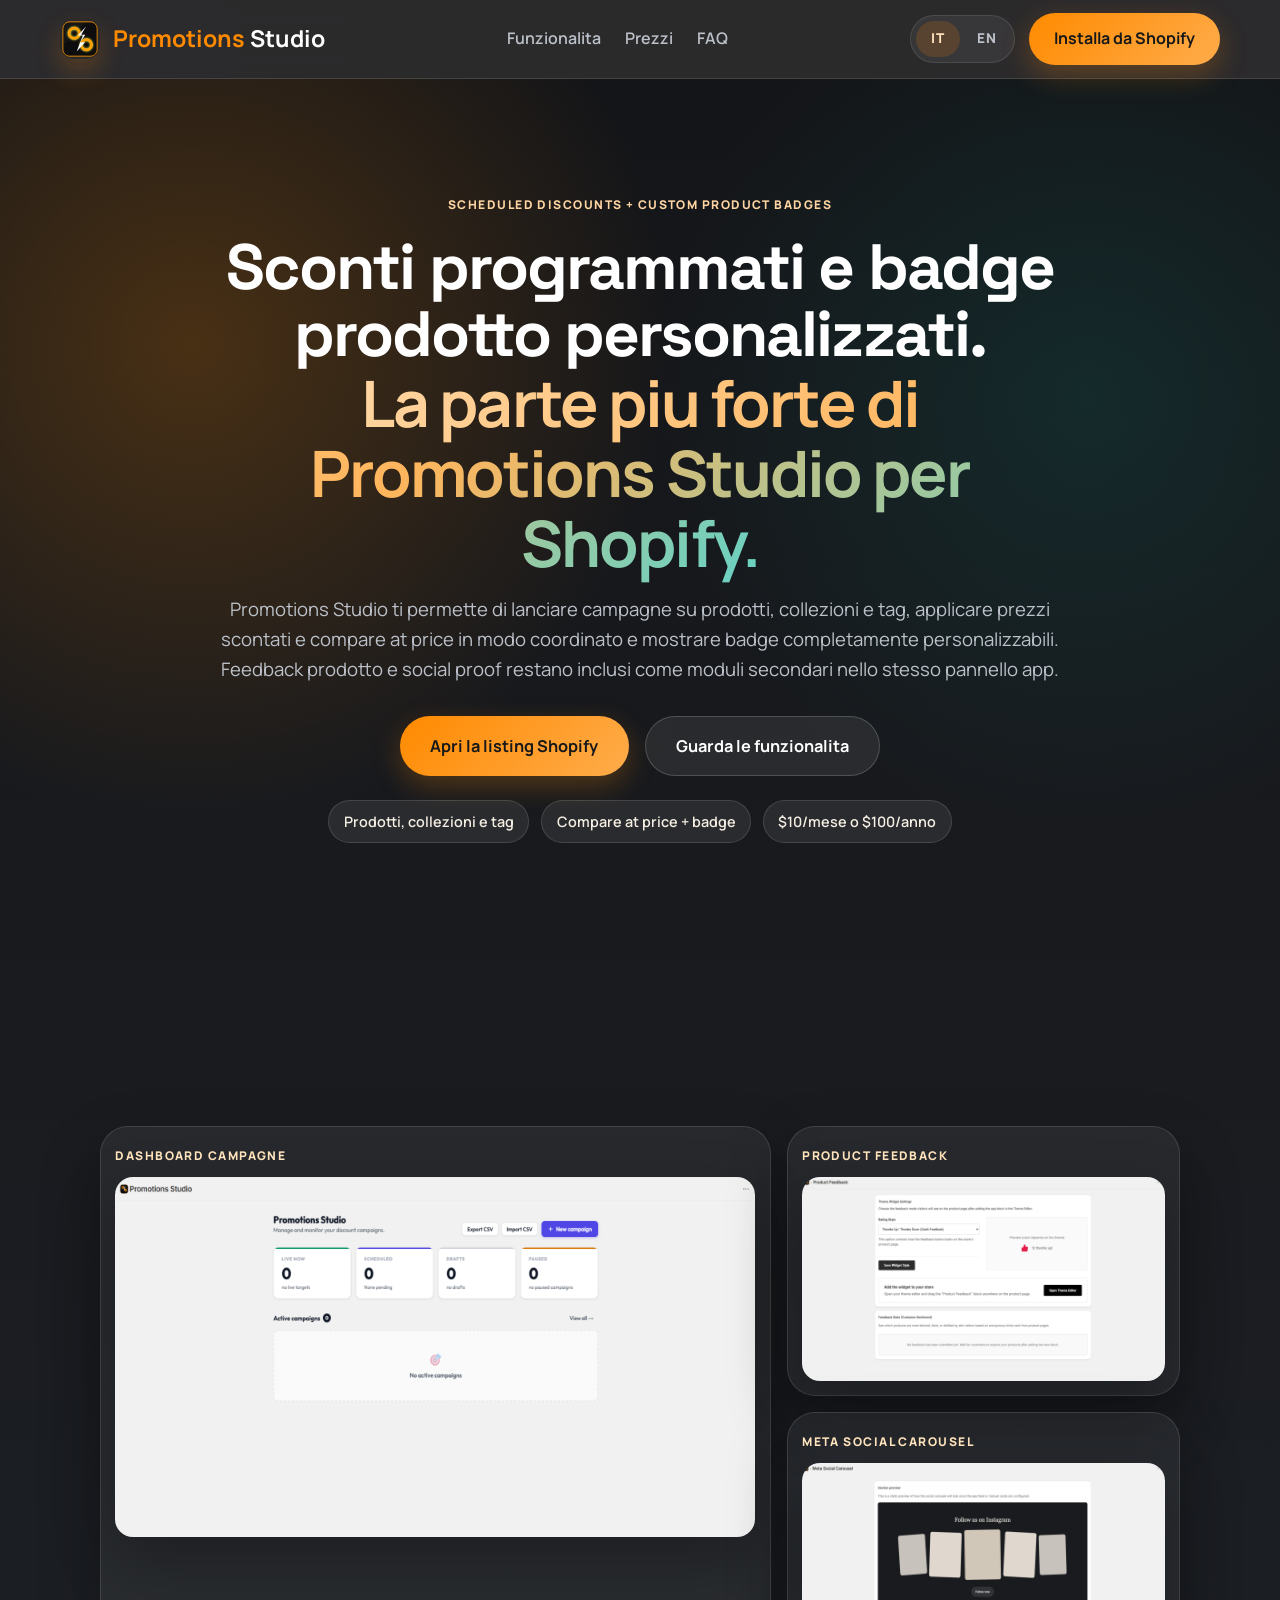
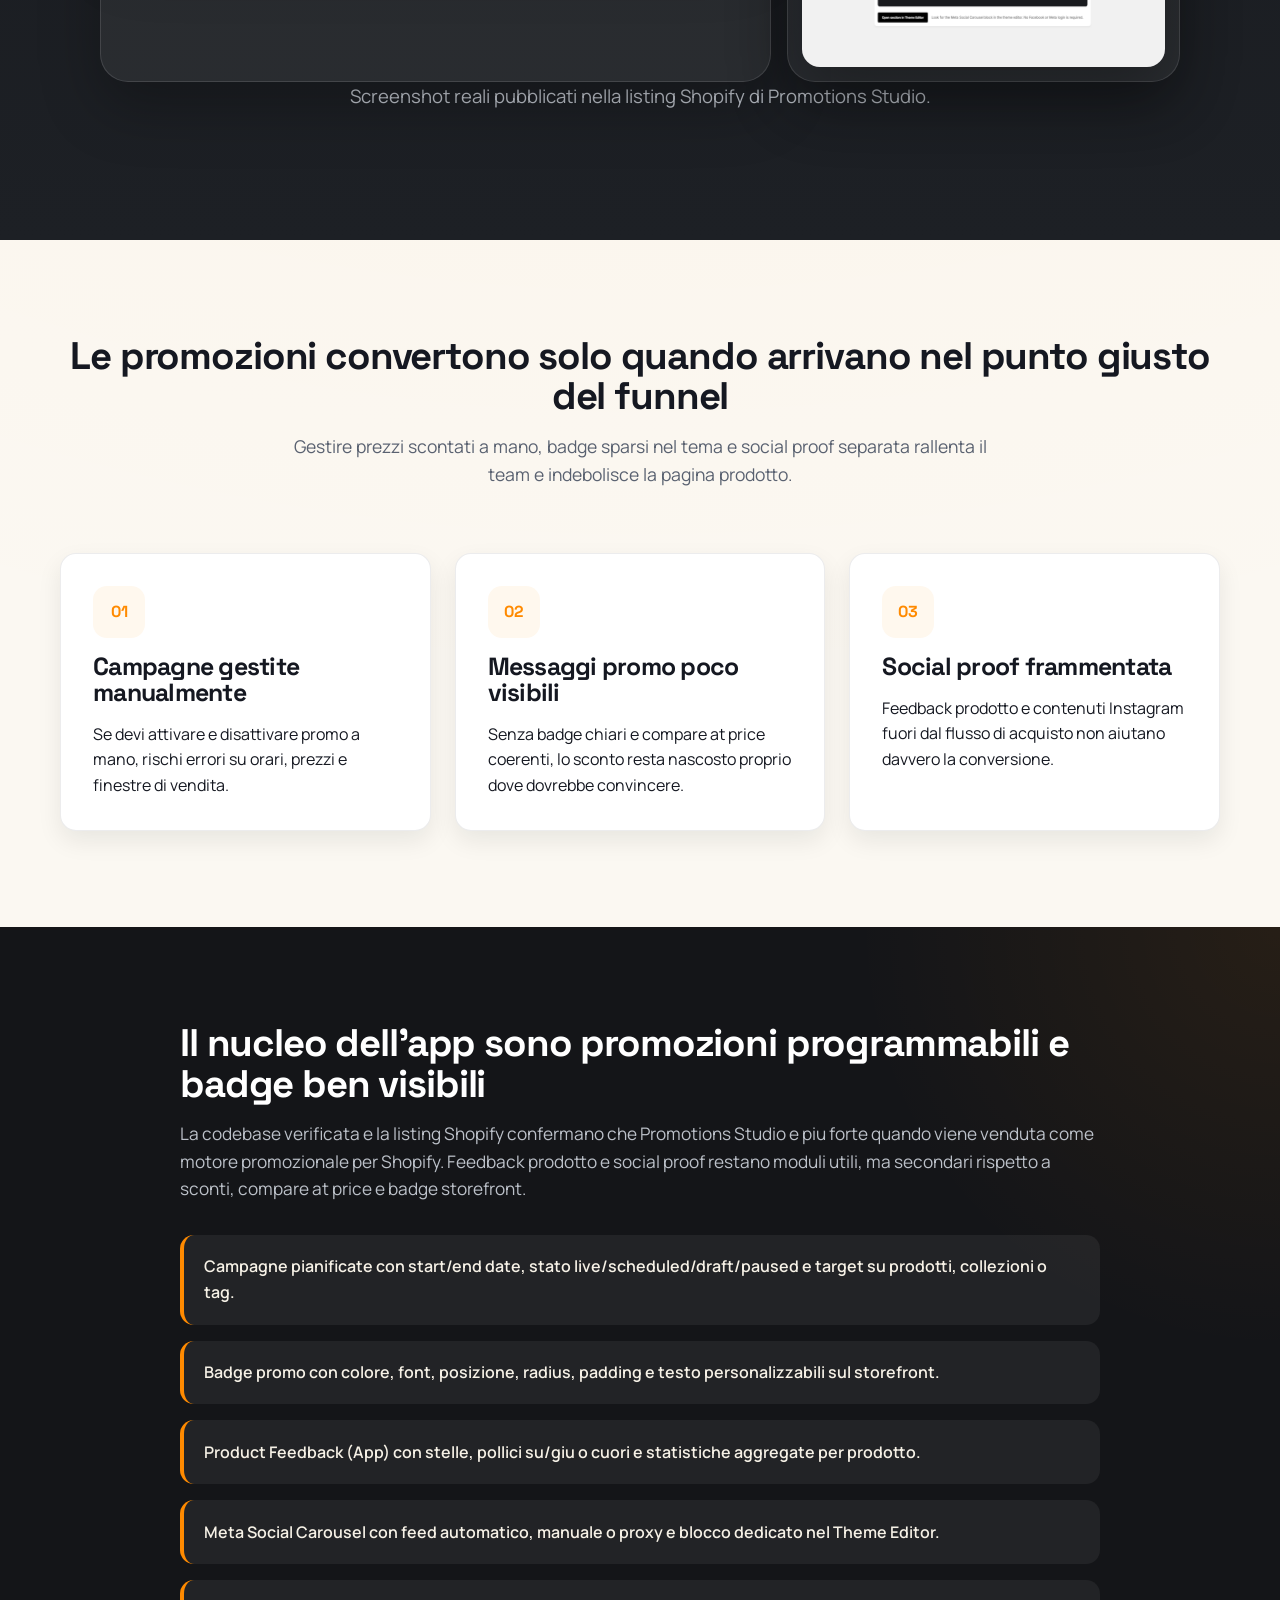
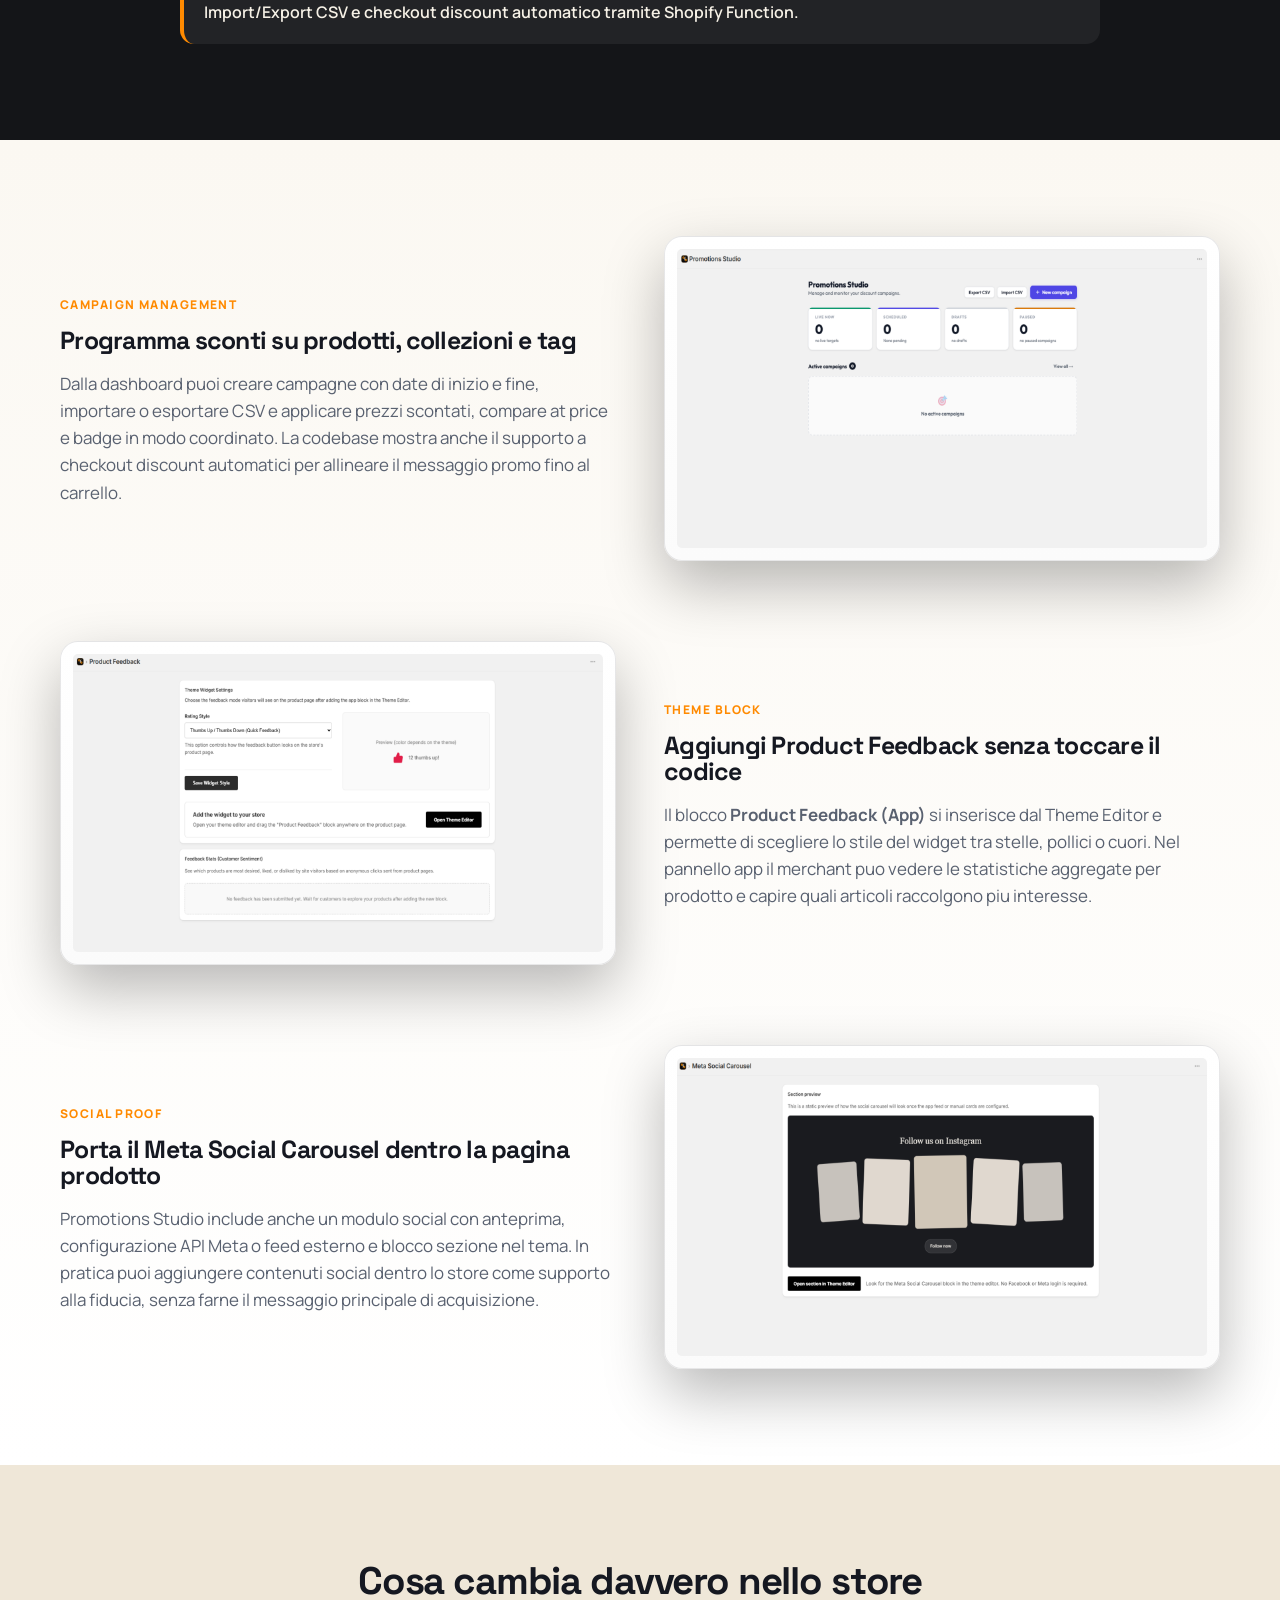
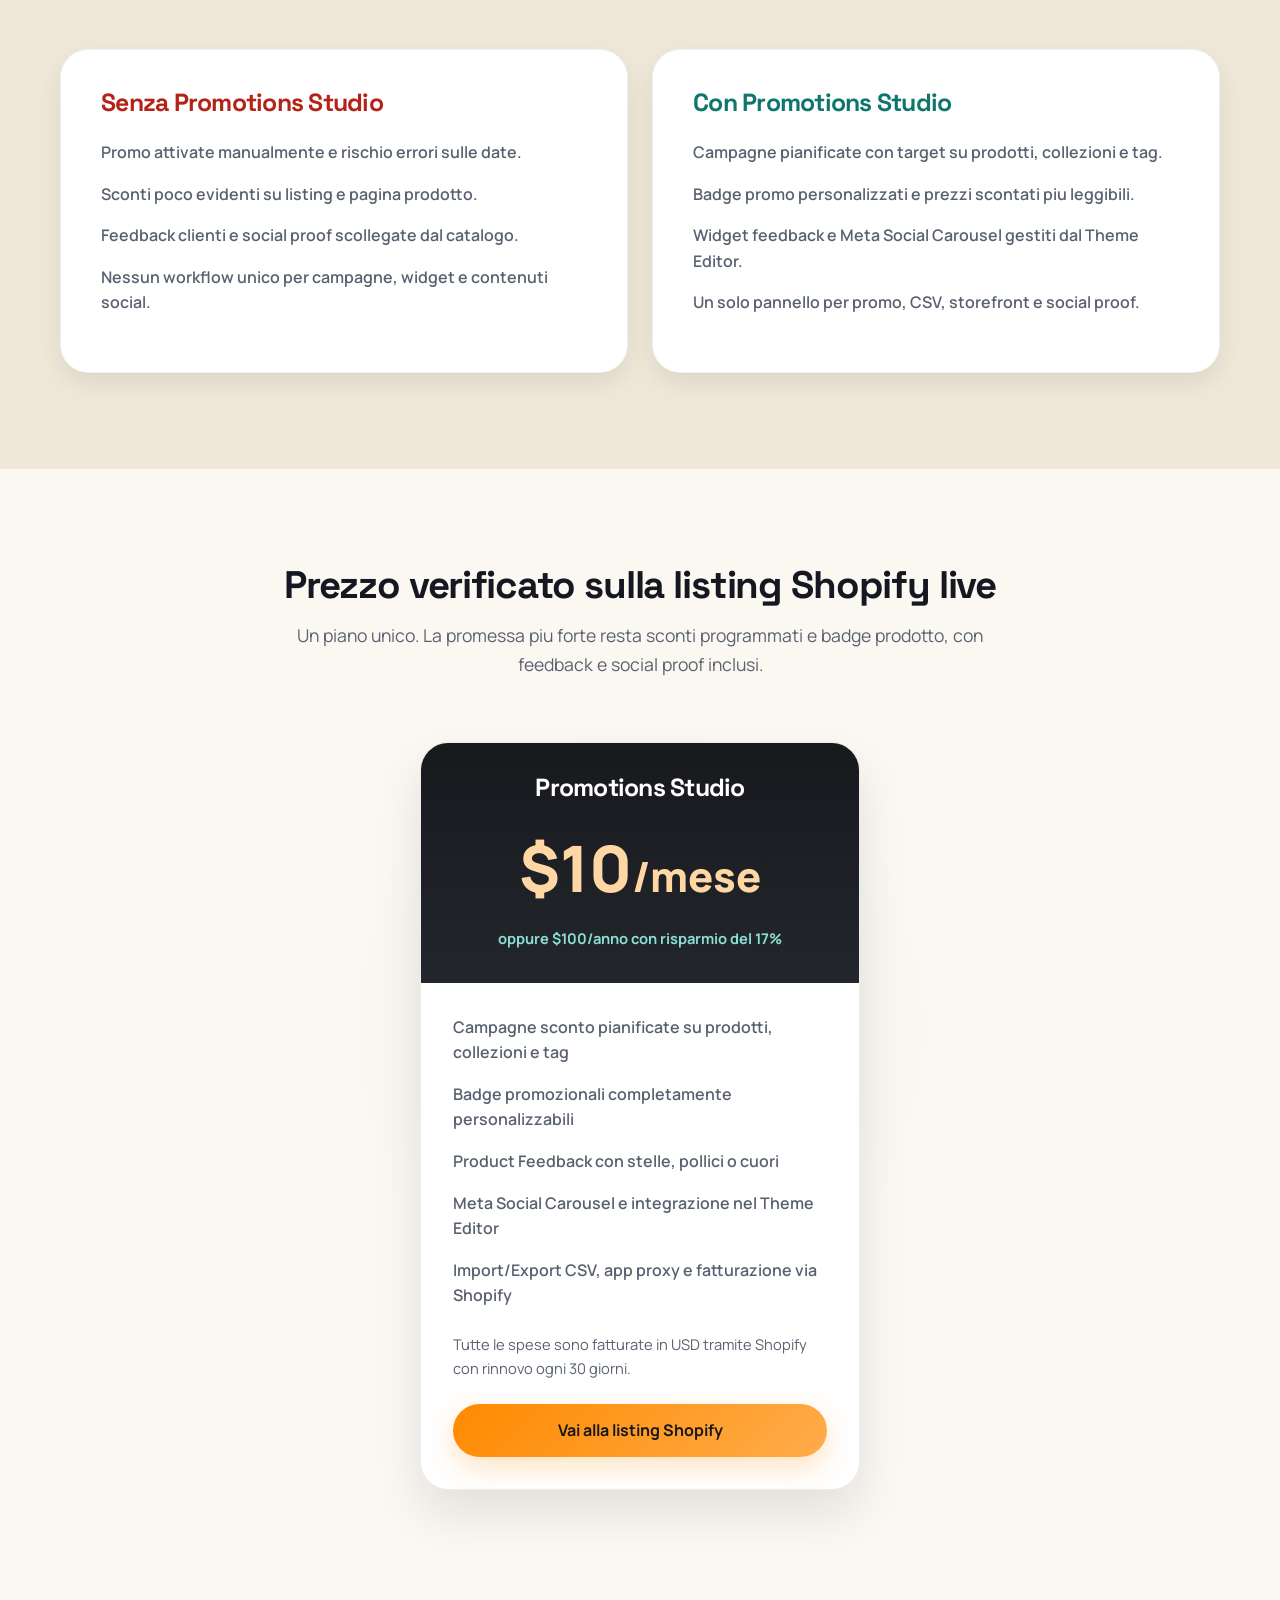
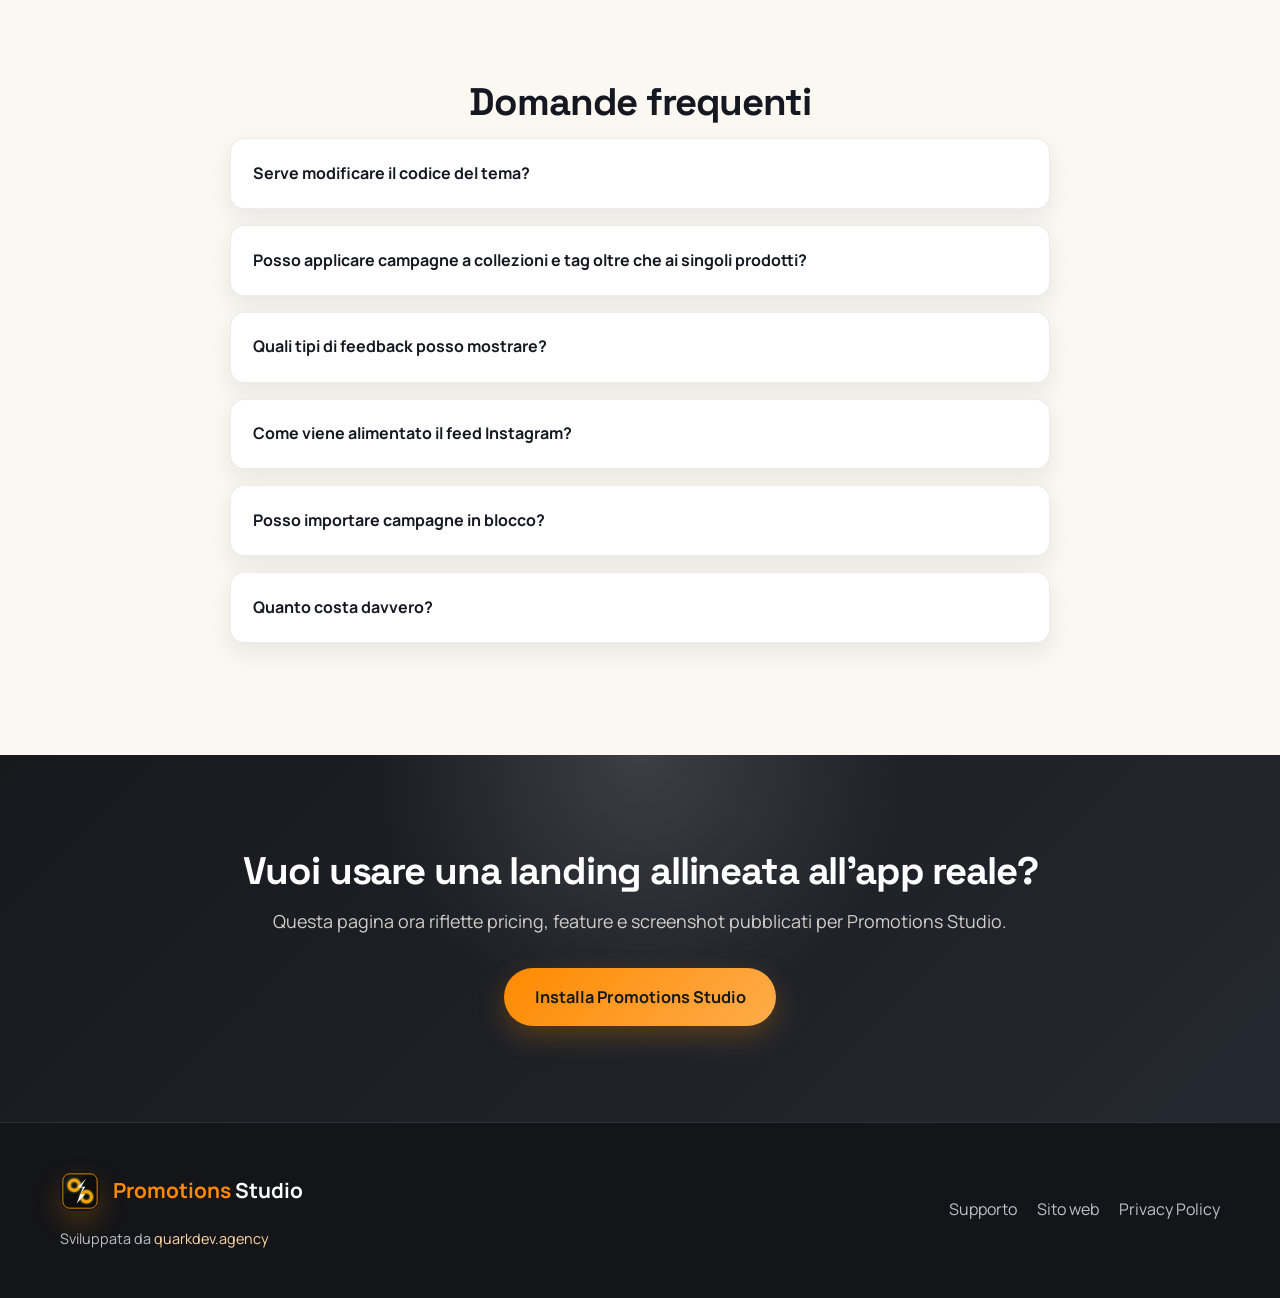
<file: index.html>
<!DOCTYPE html>
<html lang="it">
<head>
    <meta charset="UTF-8">
    <meta name="viewport" content="width=device-width, initial-scale=1.0">
    <title>Promotions Studio | Sconti programmati e badge prodotto personalizzati per Shopify</title>
    <meta name="description" content="Promotions Studio aiuta i merchant Shopify a programmare sconti su prodotti, collezioni e tag, mostrare badge prodotto personalizzati e gestire feedback e social proof da un'unica app.">
    <meta name="robots" content="index,follow">
    <meta name="theme-color" content="#141518">
    <link rel="icon" href="assets/favicon.png" type="image/png">
    <link rel="icon" href="assets/promotions-studio-icon.svg" type="image/svg+xml">
    <link rel="shortcut icon" href="assets/favicon.png" type="image/png">
    <link rel="apple-touch-icon" href="assets/favicon.png">
    <link rel="canonical" href="/">
    <link rel="alternate" hreflang="it" href="/">
    <link rel="alternate" hreflang="en" href="/index-en.html">
    <link rel="alternate" hreflang="x-default" href="/">
    <meta property="og:type" content="website">
    <meta property="og:site_name" content="Promotions Studio">
    <meta property="og:locale" content="it_IT">
    <meta property="og:title" content="Promotions Studio | Sconti programmati e badge prodotto personalizzati per Shopify">
    <meta property="og:description" content="Programma sconti Shopify, mostra badge prodotto personalizzati e usa feedback e social proof come moduli secondari da un'unica app.">
    <meta property="og:url" content="https://promotions-studio.art/">
    <meta property="og:image" content="https://promotions-studio.art/assets/social-card.png">
    <meta property="og:image:secure_url" content="https://promotions-studio.art/assets/social-card.png">
    <meta property="og:image:type" content="image/png">
    <meta property="og:image:width" content="1200">
    <meta property="og:image:height" content="630">
    <meta property="og:image:alt" content="Promotions Studio social card with app logo, discount campaign message and dashboard preview">
    <meta name="twitter:card" content="summary_large_image">
    <meta name="twitter:title" content="Promotions Studio | Sconti programmati e badge prodotto personalizzati per Shopify">
    <meta name="twitter:description" content="Una landing bilingue focalizzata sul punto piu forte di Promotions Studio: sconti programmati e badge prodotto personalizzati.">
    <meta name="twitter:image" content="https://promotions-studio.art/assets/social-card.png">
    <meta name="twitter:image:alt" content="Promotions Studio social card with app logo, discount campaign message and dashboard preview">
    <script src="tracking-config.js"></script>
    <script async src="https://www.googletagmanager.com/gtag/js?id=G-5TL66TMLP6"></script>
    <script src="ga4-bootstrap.js"></script>
    <link rel="preconnect" href="https://fonts.googleapis.com">
    <link rel="preconnect" href="https://fonts.gstatic.com" crossorigin>
    <link href="https://fonts.googleapis.com/css2?family=Manrope:wght@400;500;600;700;800&family=Space+Grotesk:wght@500;700&display=swap" rel="stylesheet">
    <link rel="stylesheet" href="style.css">
    <script type="application/ld+json">
        {
            "@context": "https://schema.org",
            "@type": "SoftwareApplication",
            "name": "Promotions Studio",
            "applicationCategory": "BusinessApplication",
            "operatingSystem": "Shopify",
            "description": "Promotions Studio aiuta i merchant Shopify a programmare sconti su prodotti, collezioni e tag, mostrare badge prodotto personalizzati e gestire feedback e social proof.",
            "brand": {
                "@type": "Brand",
                "name": "Quark"
            },
            "publisher": {
                "@type": "Organization",
                "name": "quarkdev.agency",
                "url": "https://quarkdev.agency"
            },
            "offers": {
                "@type": "Offer",
                "price": "10",
                "priceCurrency": "USD",
                "description": "Piano mensile"
            },
            "sameAs": "https://apps.shopify.com/promotions-studio?locale=it"
        }
    </script>
</head>
<body data-page-language="it">
    <nav class="navbar">
        <div class="container nav-container">
            <div class="logo">
                <img src="assets/promotions-studio-icon.svg" alt="" class="logo-mark" width="40" height="40">
                <span><span class="logo-accent">Promotions</span> Studio</span>
            </div>
            <div class="nav-links">
                <a href="#features">Funzionalita</a>
                <a href="#pricing">Prezzi</a>
                <a href="#faq">FAQ</a>
            </div>
            <div class="nav-actions">
                <div class="language-switch" aria-label="Seleziona lingua">
                    <a href="index.html" class="lang-link is-active" lang="it" data-track="language_switch_it">IT</a>
                    <a href="index-en.html" class="lang-link" lang="en" data-track="language_switch_en">EN</a>
                </div>
                <a href="https://apps.shopify.com/promotions-studio?locale=it&utm_source=quarkdev.agency&utm_medium=homepage&utm_campaign=promotions_studio" class="btn btn-primary nav-btn" target="_blank" rel="noopener" data-track="cta_nav_install" data-conversion="install" data-pass-query="true">Installa da Shopify</a>
            </div>
        </div>
    </nav>

    <header class="hero">
        <div class="container hero-container">
            <div class="hero-content">
                <span class="eyebrow">Scheduled discounts + custom product badges</span>
                <h1>Sconti programmati e badge prodotto personalizzati. <br><span class="text-gradient">La parte piu forte di Promotions Studio per Shopify.</span></h1>
                <p>Promotions Studio ti permette di lanciare campagne su prodotti, collezioni e tag, applicare prezzi scontati e compare at price in modo coordinato e mostrare badge completamente personalizzabili. Feedback prodotto e social proof restano inclusi come moduli secondari nello stesso pannello app.</p>
                <div class="hero-actions">
                    <a href="https://apps.shopify.com/promotions-studio?locale=it&utm_source=quarkdev.agency&utm_medium=homepage&utm_campaign=promotions_studio" class="btn btn-primary btn-large" target="_blank" rel="noopener" data-track="cta_hero_shopify_listing" data-conversion="install" data-pass-query="true">Apri la listing Shopify</a>
                    <a href="#features" class="btn btn-secondary btn-large" data-track="cta_hero_features">Guarda le funzionalita</a>
                </div>
                <div class="trust-microcopy">
                    <span>Prodotti, collezioni e tag</span>
                    <span>Compare at price + badge</span>
                    <span>$10/mese o $100/anno</span>
                </div>
                <div class="logo-gallery reveal" aria-label="Visual del logo di Promotions Studio">
                    <figure class="logo-tile logo-tile-dark">
                        <img src="assets/promotions-studio-icon.svg" alt="Logo Promotions Studio su fondo scuro" class="logo-showcase" width="84" height="84">
                        <figcaption>App icon</figcaption>
                    </figure>
                    <figure class="logo-tile logo-tile-soft">
                        <img src="assets/promotions-studio-icon.svg" alt="Logo Promotions Studio per landing Shopify" class="logo-showcase" width="84" height="84">
                        <figcaption>Shopify-ready</figcaption>
                    </figure>
                    <figure class="logo-tile logo-tile-light">
                        <div class="logo-wordmark-wrap">
                            <span class="shopify-pill">Shopify App Store</span>
                            <img src="assets/promotions-studio-icon.svg" alt="Logo Promotions Studio per Cloudflare Pages" class="logo-showcase logo-showcase-small" width="64" height="64">
                        </div>
                        <figcaption>Cloudflare Pages</figcaption>
                    </figure>
                </div>
            </div>
            <div class="hero-visual">
                <div class="hero-shot-grid">
                    <figure class="shot-card shot-main reveal">
                        <figcaption class="shot-label">Dashboard campagne</figcaption>
                        <img src="assets/real/campaign-dashboard.png" alt="Promotions Studio dashboard campagne" class="mockup-img" loading="lazy">
                    </figure>
                    <figure class="shot-card reveal">
                        <figcaption class="shot-label">Product Feedback</figcaption>
                        <img src="assets/real/feedback-widget.png" alt="Product Feedback widget in Promotions Studio" class="mockup-img" loading="lazy">
                    </figure>
                    <figure class="shot-card reveal">
                        <figcaption class="shot-label">Meta Social Carousel</figcaption>
                        <img src="assets/real/instagram-carousel.png" alt="Meta Social Carousel in Promotions Studio" class="mockup-img" loading="lazy">
                    </figure>
                </div>
                <p class="screenshot-note">Screenshot reali pubblicati nella listing Shopify di Promotions Studio.</p>
            </div>
        </div>
    </header>

    <section class="problem-section" id="problema">
        <div class="container">
            <div class="section-header text-center">
                <h2>Le promozioni convertono solo quando arrivano nel punto giusto del funnel</h2>
                <p>Gestire prezzi scontati a mano, badge sparsi nel tema e social proof separata rallenta il team e indebolisce la pagina prodotto.</p>
            </div>
            <div class="problem-grid">
                <div class="problem-card">
                    <div class="icon">01</div>
                    <h3>Campagne gestite manualmente</h3>
                    <p>Se devi attivare e disattivare promo a mano, rischi errori su orari, prezzi e finestre di vendita.</p>
                </div>
                <div class="problem-card">
                    <div class="icon">02</div>
                    <h3>Messaggi promo poco visibili</h3>
                    <p>Senza badge chiari e compare at price coerenti, lo sconto resta nascosto proprio dove dovrebbe convincere.</p>
                </div>
                <div class="problem-card">
                    <div class="icon">03</div>
                    <h3>Social proof frammentata</h3>
                    <p>Feedback prodotto e contenuti Instagram fuori dal flusso di acquisto non aiutano davvero la conversione.</p>
                </div>
            </div>
        </div>
    </section>

    <section class="solution-section">
        <div class="container solution-container">
            <div class="solution-content">
                <h2>Il nucleo dell'app sono promozioni programmabili e badge ben visibili</h2>
                <p>La codebase verificata e la listing Shopify confermano che Promotions Studio e piu forte quando viene venduta come motore promozionale per Shopify. Feedback prodotto e social proof restano moduli utili, ma secondari rispetto a sconti, compare at price e badge storefront.</p>
                <ul class="target-list">
                    <li>Campagne pianificate con start/end date, stato live/scheduled/draft/paused e target su prodotti, collezioni o tag.</li>
                    <li>Badge promo con colore, font, posizione, radius, padding e testo personalizzabili sul storefront.</li>
                    <li>Product Feedback (App) con stelle, pollici su/giu o cuori e statistiche aggregate per prodotto.</li>
                    <li>Meta Social Carousel con feed automatico, manuale o proxy e blocco dedicato nel Theme Editor.</li>
                    <li>Import/Export CSV e checkout discount automatico tramite Shopify Function.</li>
                </ul>
            </div>
        </div>
    </section>

    <section class="features-section" id="features">
        <div class="container">
            <div class="feature-row">
                <div class="feature-text">
                    <span class="feature-kicker">Campaign management</span>
                    <h3>Programma sconti su prodotti, collezioni e tag</h3>
                    <p>Dalla dashboard puoi creare campagne con date di inizio e fine, importare o esportare CSV e applicare prezzi scontati, compare at price e badge in modo coordinato. La codebase mostra anche il supporto a checkout discount automatici per allineare il messaggio promo fino al carrello.</p>
                </div>
                <div class="feature-visual">
                    <img src="assets/real/campaign-dashboard.png" alt="Dashboard campagne di Promotions Studio" class="mockup-img glass-effect" loading="lazy">
                </div>
            </div>

            <div class="feature-row reverse">
                <div class="feature-text">
                    <span class="feature-kicker">Theme block</span>
                    <h3>Aggiungi Product Feedback senza toccare il codice</h3>
                    <p>Il blocco <strong>Product Feedback (App)</strong> si inserisce dal Theme Editor e permette di scegliere lo stile del widget tra stelle, pollici o cuori. Nel pannello app il merchant puo vedere le statistiche aggregate per prodotto e capire quali articoli raccolgono piu interesse.</p>
                </div>
                <div class="feature-visual">
                    <img src="assets/real/feedback-widget.png" alt="Schermata Product Feedback di Promotions Studio" class="mockup-img glass-effect" loading="lazy">
                </div>
            </div>

            <div class="feature-row">
                <div class="feature-text">
                    <span class="feature-kicker">Social proof</span>
                    <h3>Porta il Meta Social Carousel dentro la pagina prodotto</h3>
                    <p>Promotions Studio include anche un modulo social con anteprima, configurazione API Meta o feed esterno e blocco sezione nel tema. In pratica puoi aggiungere contenuti social dentro lo store come supporto alla fiducia, senza farne il messaggio principale di acquisizione.</p>
                </div>
                <div class="feature-visual">
                    <img src="assets/real/instagram-carousel.png" alt="Anteprima Meta Social Carousel di Promotions Studio" class="mockup-img glass-effect" loading="lazy">
                </div>
            </div>
        </div>
    </section>

    <section class="comparison-section">
        <div class="container">
            <h2 class="text-center">Cosa cambia davvero nello store</h2>
            <div class="comparison-grid">
                <div class="comparison-card before">
                    <h3 class="badge-red">Senza Promotions Studio</h3>
                    <ul>
                        <li>Promo attivate manualmente e rischio errori sulle date.</li>
                        <li>Sconti poco evidenti su listing e pagina prodotto.</li>
                        <li>Feedback clienti e social proof scollegate dal catalogo.</li>
                        <li>Nessun workflow unico per campagne, widget e contenuti social.</li>
                    </ul>
                </div>
                <div class="comparison-card after">
                    <h3 class="badge-green">Con Promotions Studio</h3>
                    <ul>
                        <li>Campagne pianificate con target su prodotti, collezioni e tag.</li>
                        <li>Badge promo personalizzati e prezzi scontati piu leggibili.</li>
                        <li>Widget feedback e Meta Social Carousel gestiti dal Theme Editor.</li>
                        <li>Un solo pannello per promo, CSV, storefront e social proof.</li>
                    </ul>
                </div>
            </div>
        </div>
    </section>

    <section class="pricing-section" id="pricing">
        <div class="container">
            <div class="section-header text-center">
                <h2>Prezzo verificato sulla listing Shopify live</h2>
                <p>Un piano unico. La promessa piu forte resta sconti programmati e badge prodotto, con feedback e social proof inclusi.</p>
            </div>
            <div class="pricing-card">
                <div class="pricing-header">
                    <h3>Promotions Studio</h3>
                    <div class="price"><span>$10</span>/mese</div>
                    <div class="price-yearly">oppure $100/anno con risparmio del 17%</div>
                </div>
                <div class="pricing-body">
                    <ul>
                        <li>Campagne sconto pianificate su prodotti, collezioni e tag</li>
                        <li>Badge promozionali completamente personalizzabili</li>
                        <li>Product Feedback con stelle, pollici o cuori</li>
                        <li>Meta Social Carousel e integrazione nel Theme Editor</li>
                        <li>Import/Export CSV, app proxy e fatturazione via Shopify</li>
                    </ul>
                    <p class="pricing-note">Tutte le spese sono fatturate in USD tramite Shopify con rinnovo ogni 30 giorni.</p>
                    <a href="https://apps.shopify.com/promotions-studio?locale=it&utm_source=quarkdev.agency&utm_medium=homepage&utm_campaign=promotions_studio" class="btn btn-primary btn-full" target="_blank" rel="noopener" data-track="cta_pricing_shopify_listing" data-conversion="install" data-pass-query="true">Vai alla listing Shopify</a>
                </div>
            </div>
        </div>
    </section>

    <section class="faq-section" id="faq">
        <div class="container faq-container">
            <h2 class="text-center">Domande frequenti</h2>
            <div class="faq-list">
                <details class="faq-item">
                    <summary>Serve modificare il codice del tema?</summary>
                    <p>No. L'app usa blocchi e sezioni da Theme Editor, compreso il blocco Product Feedback e la sezione Meta Social Carousel, oltre a un embed storefront per mostrare badge e prezzi promo.</p>
                </details>
                <details class="faq-item">
                    <summary>Posso applicare campagne a collezioni e tag oltre che ai singoli prodotti?</summary>
                    <p>Si. La logica dell'app supporta target su prodotti, collezioni e tag, con date di inizio/fine e gestione centralizzata delle campagne.</p>
                </details>
                <details class="faq-item">
                    <summary>Quali tipi di feedback posso mostrare?</summary>
                    <p>Tre modalita: stelle, pollici su/giu e cuori. Nel pannello puoi anche vedere le statistiche aggregate per prodotto.</p>
                </details>
                <details class="faq-item">
                    <summary>Come viene alimentato il feed Instagram?</summary>
                    <p>Il modulo supporta configurazione Meta/Instagram via API, modalita manuale e anche feed proxy/JSON esterno, in base al setup del merchant.</p>
                </details>
                <details class="faq-item">
                    <summary>Posso importare campagne in blocco?</summary>
                    <p>Si. Nel modulo Promotions sono presenti azioni di import/export CSV per lavorare piu velocemente su cataloghi o promo stagionali.</p>
                </details>
                <details class="faq-item">
                    <summary>Quanto costa davvero?</summary>
                    <p>La listing Shopify live mostra un piano da $10/mese oppure $100/anno, con fatturazione in USD gestita tramite Shopify.</p>
                </details>
            </div>
        </div>
    </section>

    <section class="final-cta text-center">
        <div class="container">
            <h2>Vuoi usare una landing allineata all'app reale?</h2>
            <p>Questa pagina ora riflette pricing, feature e screenshot pubblicati per Promotions Studio.</p>
            <a href="https://apps.shopify.com/promotions-studio?locale=it&utm_source=quarkdev.agency&utm_medium=homepage&utm_campaign=promotions_studio" class="btn btn-primary btn-large" target="_blank" rel="noopener" data-track="cta_final_install" data-conversion="install" data-pass-query="true">Installa Promotions Studio</a>
        </div>
    </section>

    <footer>
        <div class="container footer-container">
            <div class="footer-brand">
                <div class="footer-brand-heading">
                    <img src="assets/promotions-studio-icon.svg" alt="" class="footer-logo-mark" width="40" height="40">
                    <span><span class="logo-accent">Promotions</span> Studio</span>
                </div>
                <p>Sviluppata da <a href="https://quarkdev.agency" target="_blank" rel="noopener">quarkdev.agency</a></p>
            </div>
            <div class="footer-links">
                <a href="mailto:quarkteam00@gmail.com" data-track="footer_support">Supporto</a>
                <a href="https://quarkdev.agency" target="_blank" rel="noopener" data-track="footer_website">Sito web</a>
                <a href="https://promostudio.quarkdev.agency/privacy-policy" target="_blank" rel="noopener" data-track="footer_privacy">Privacy Policy</a>
            </div>
        </div>
    </footer>

    <script src="analytics.js"></script>
    <script src="script.js"></script>
</body>
</html>
</file>
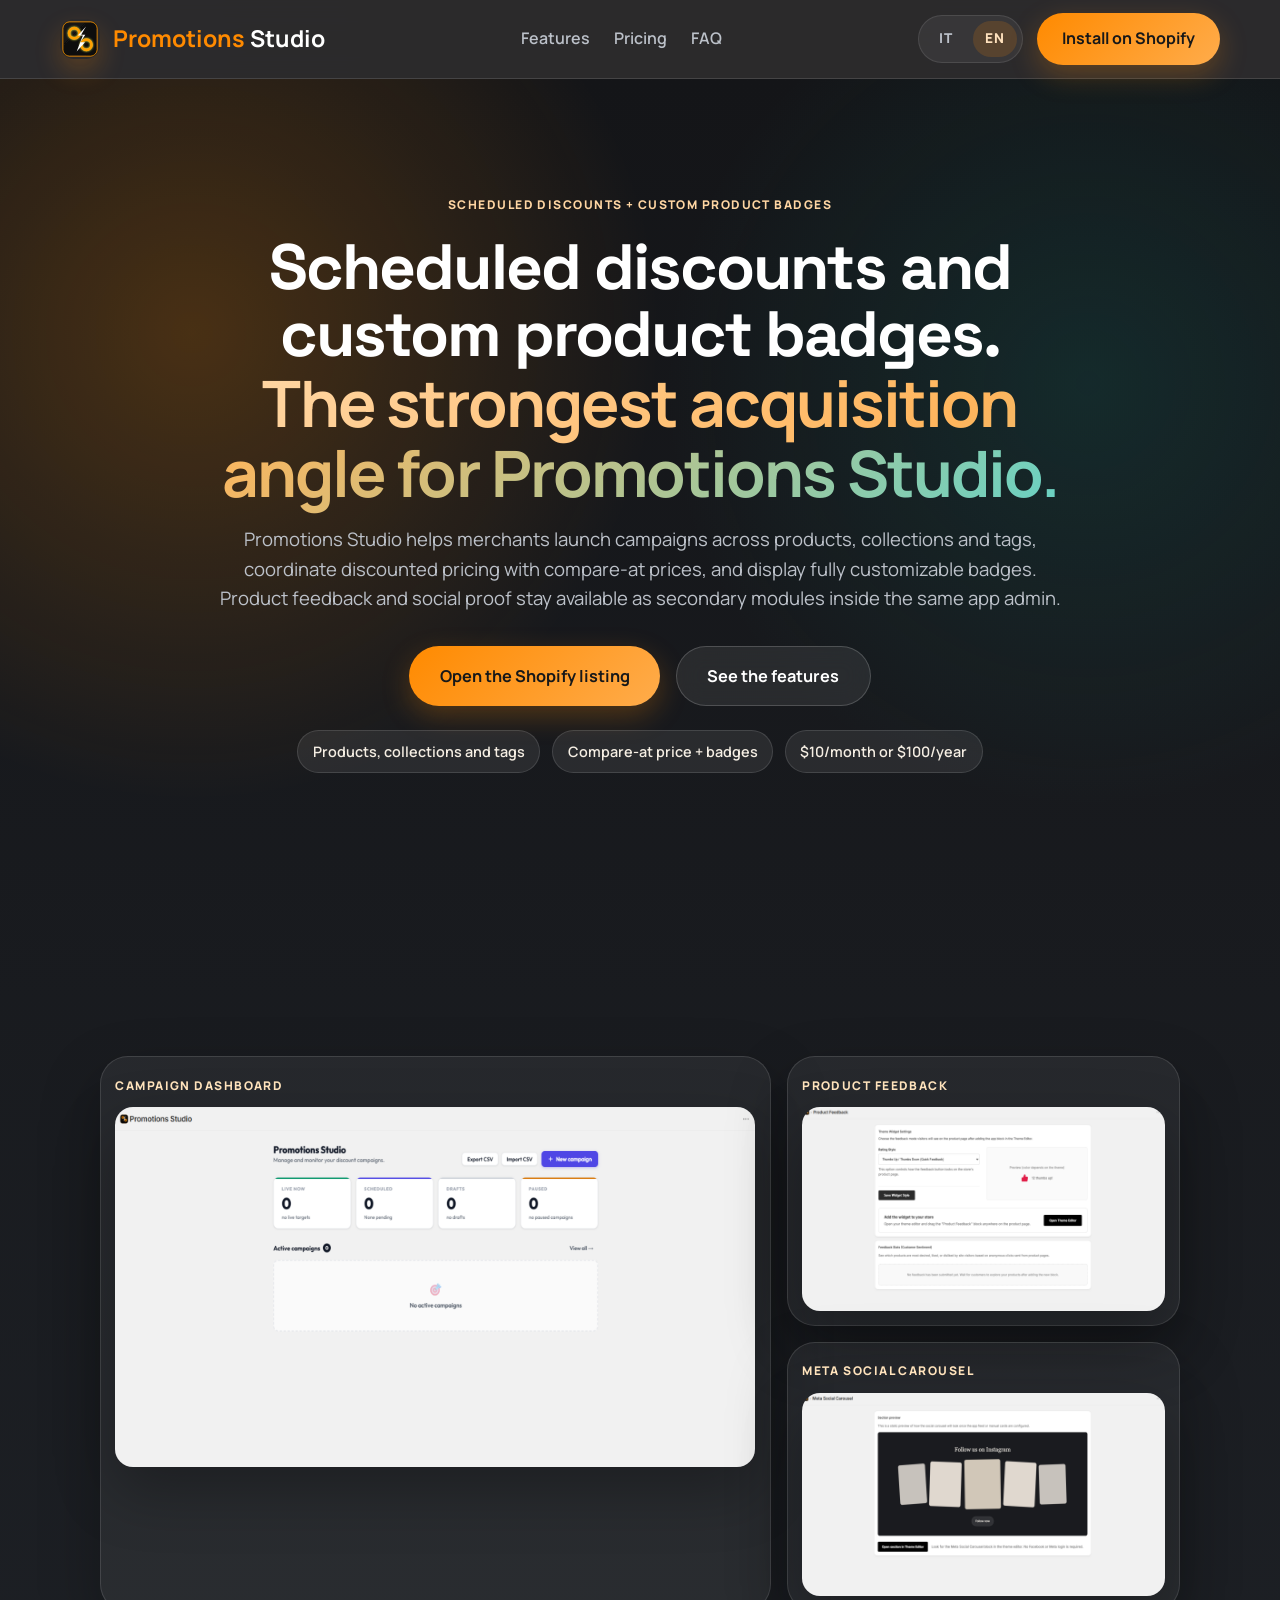
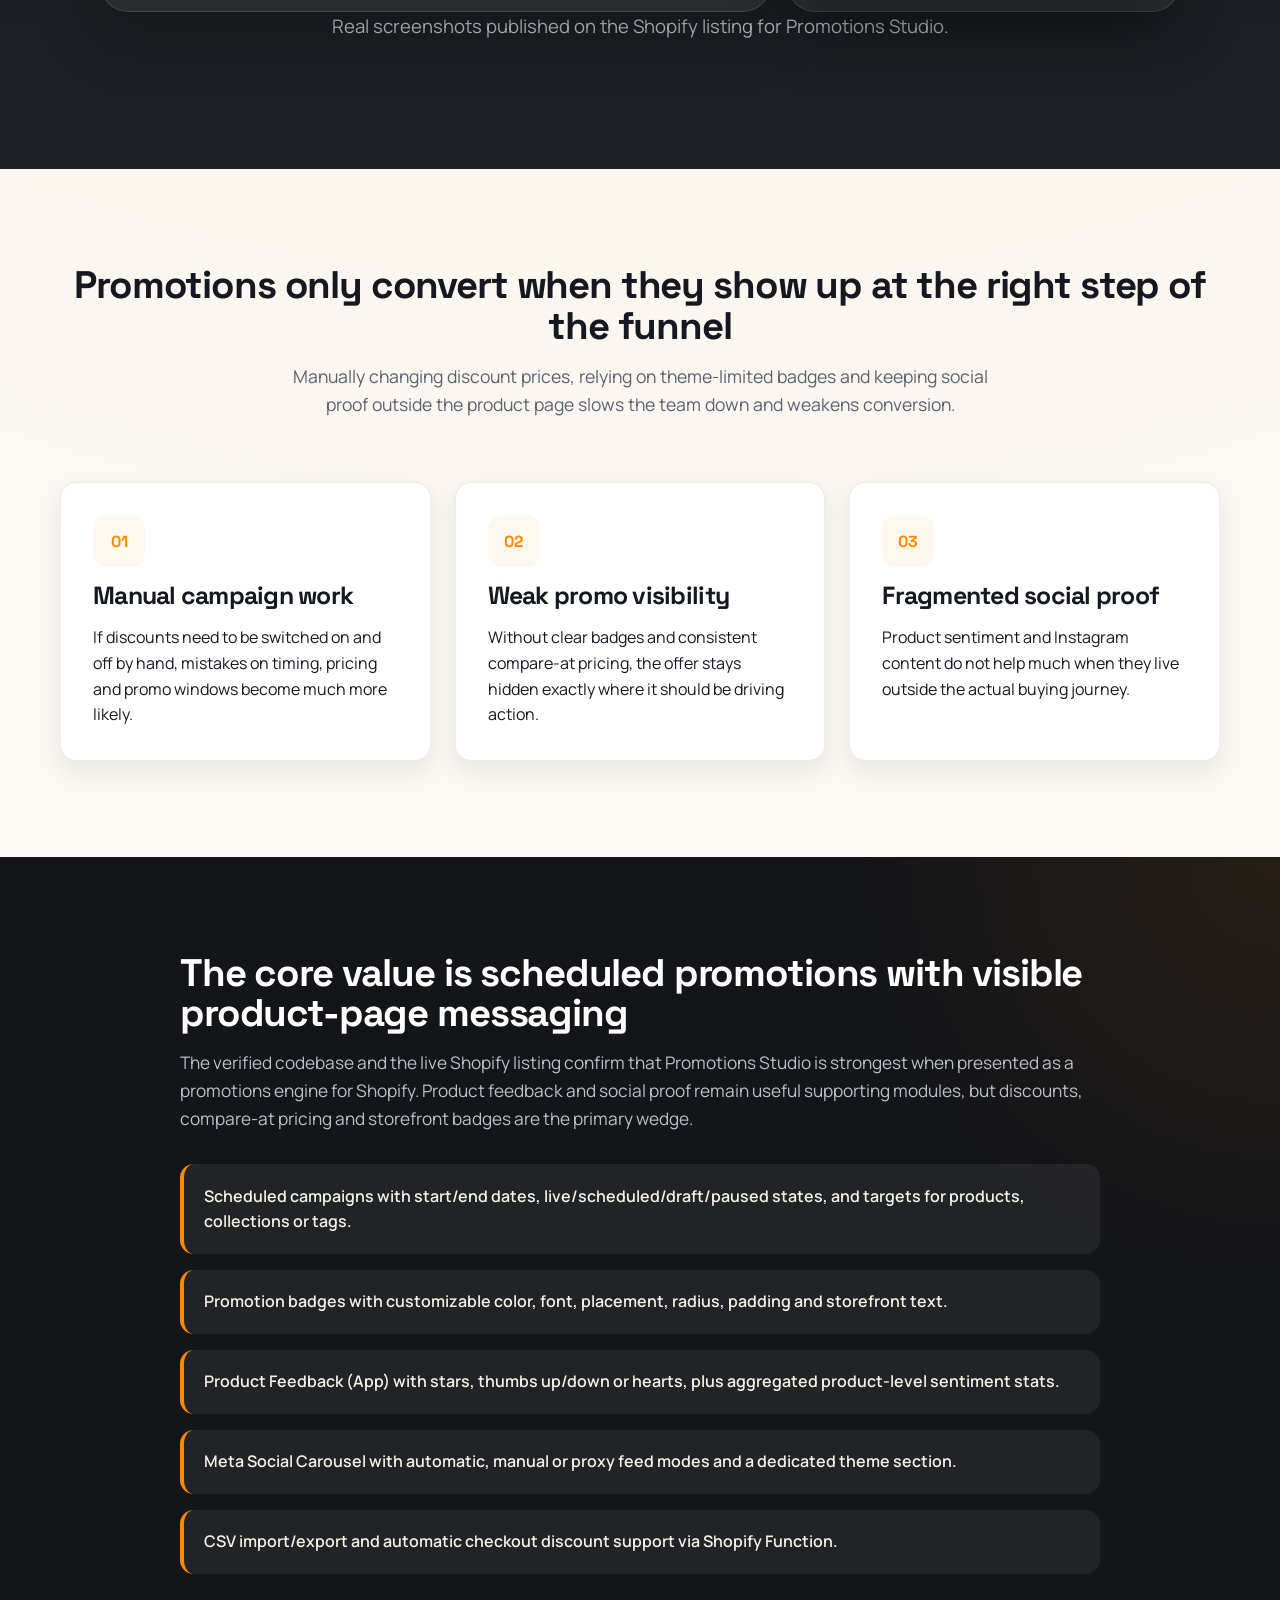
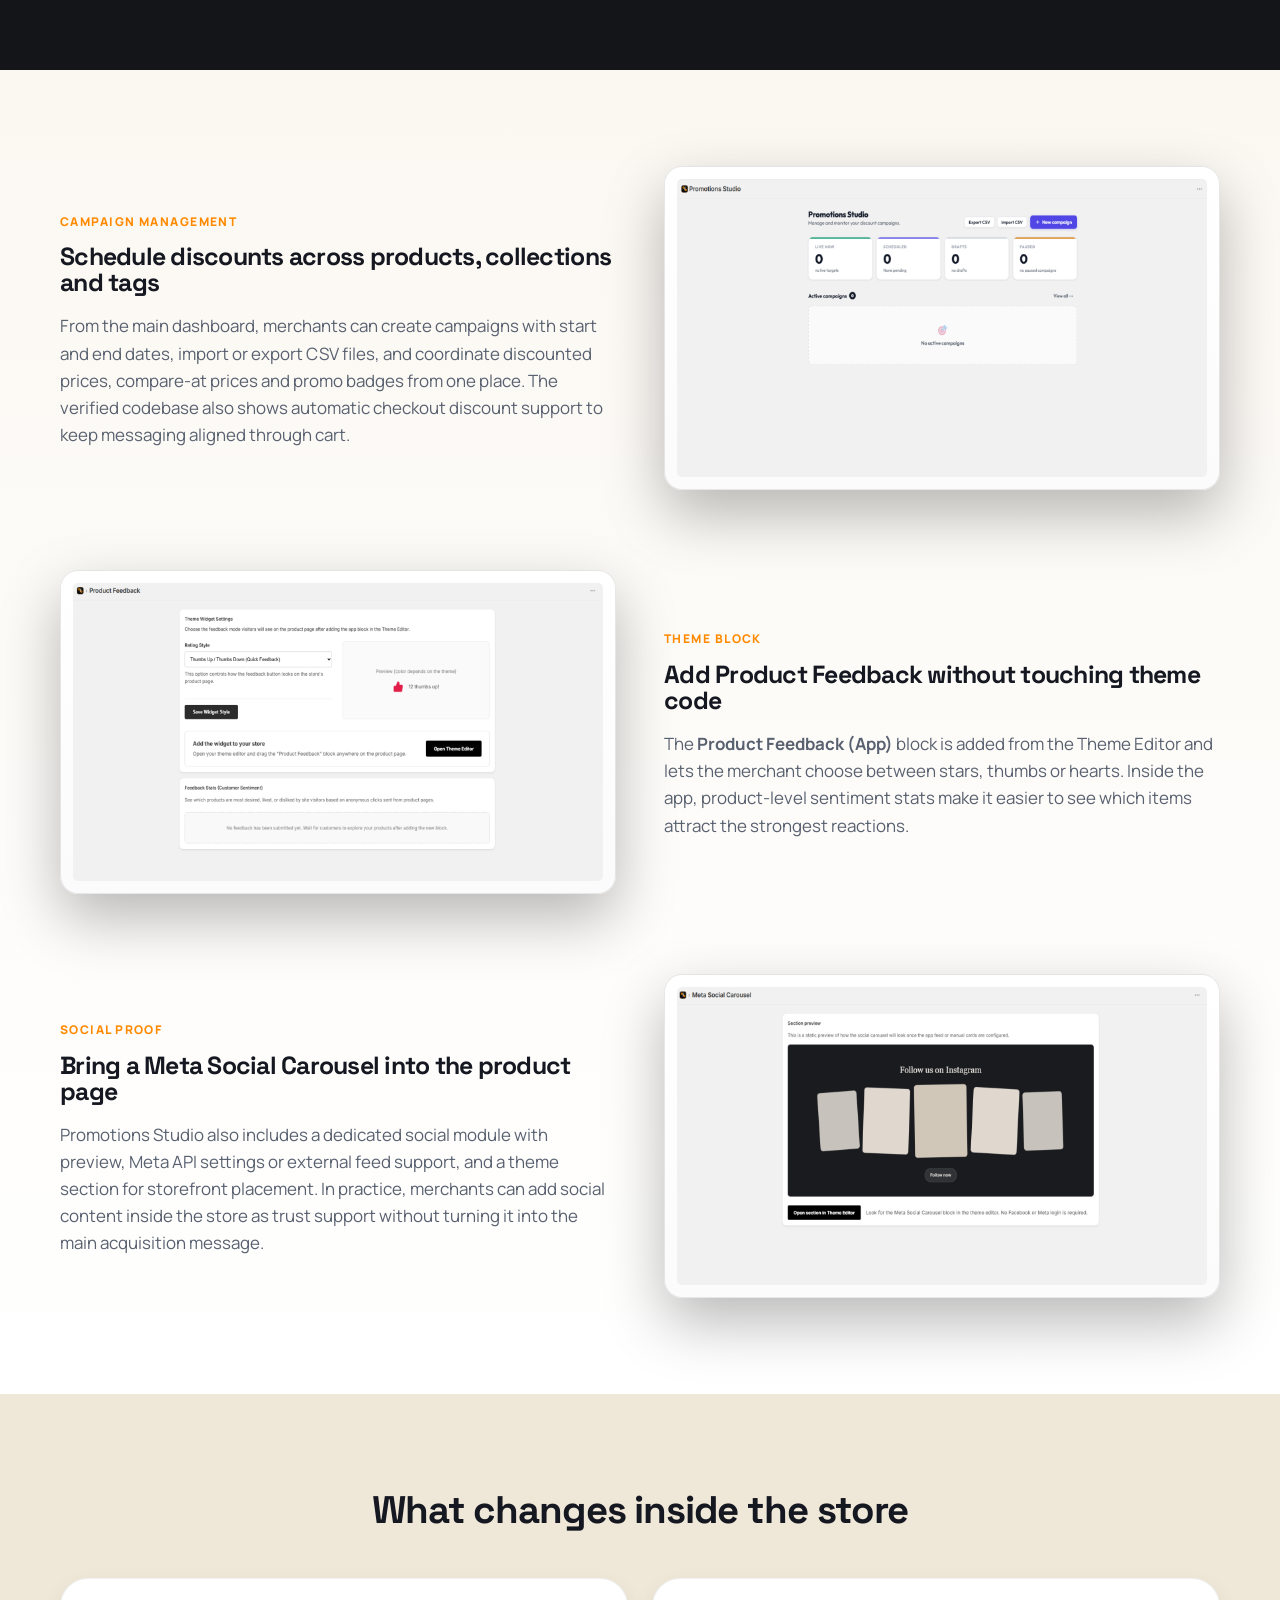
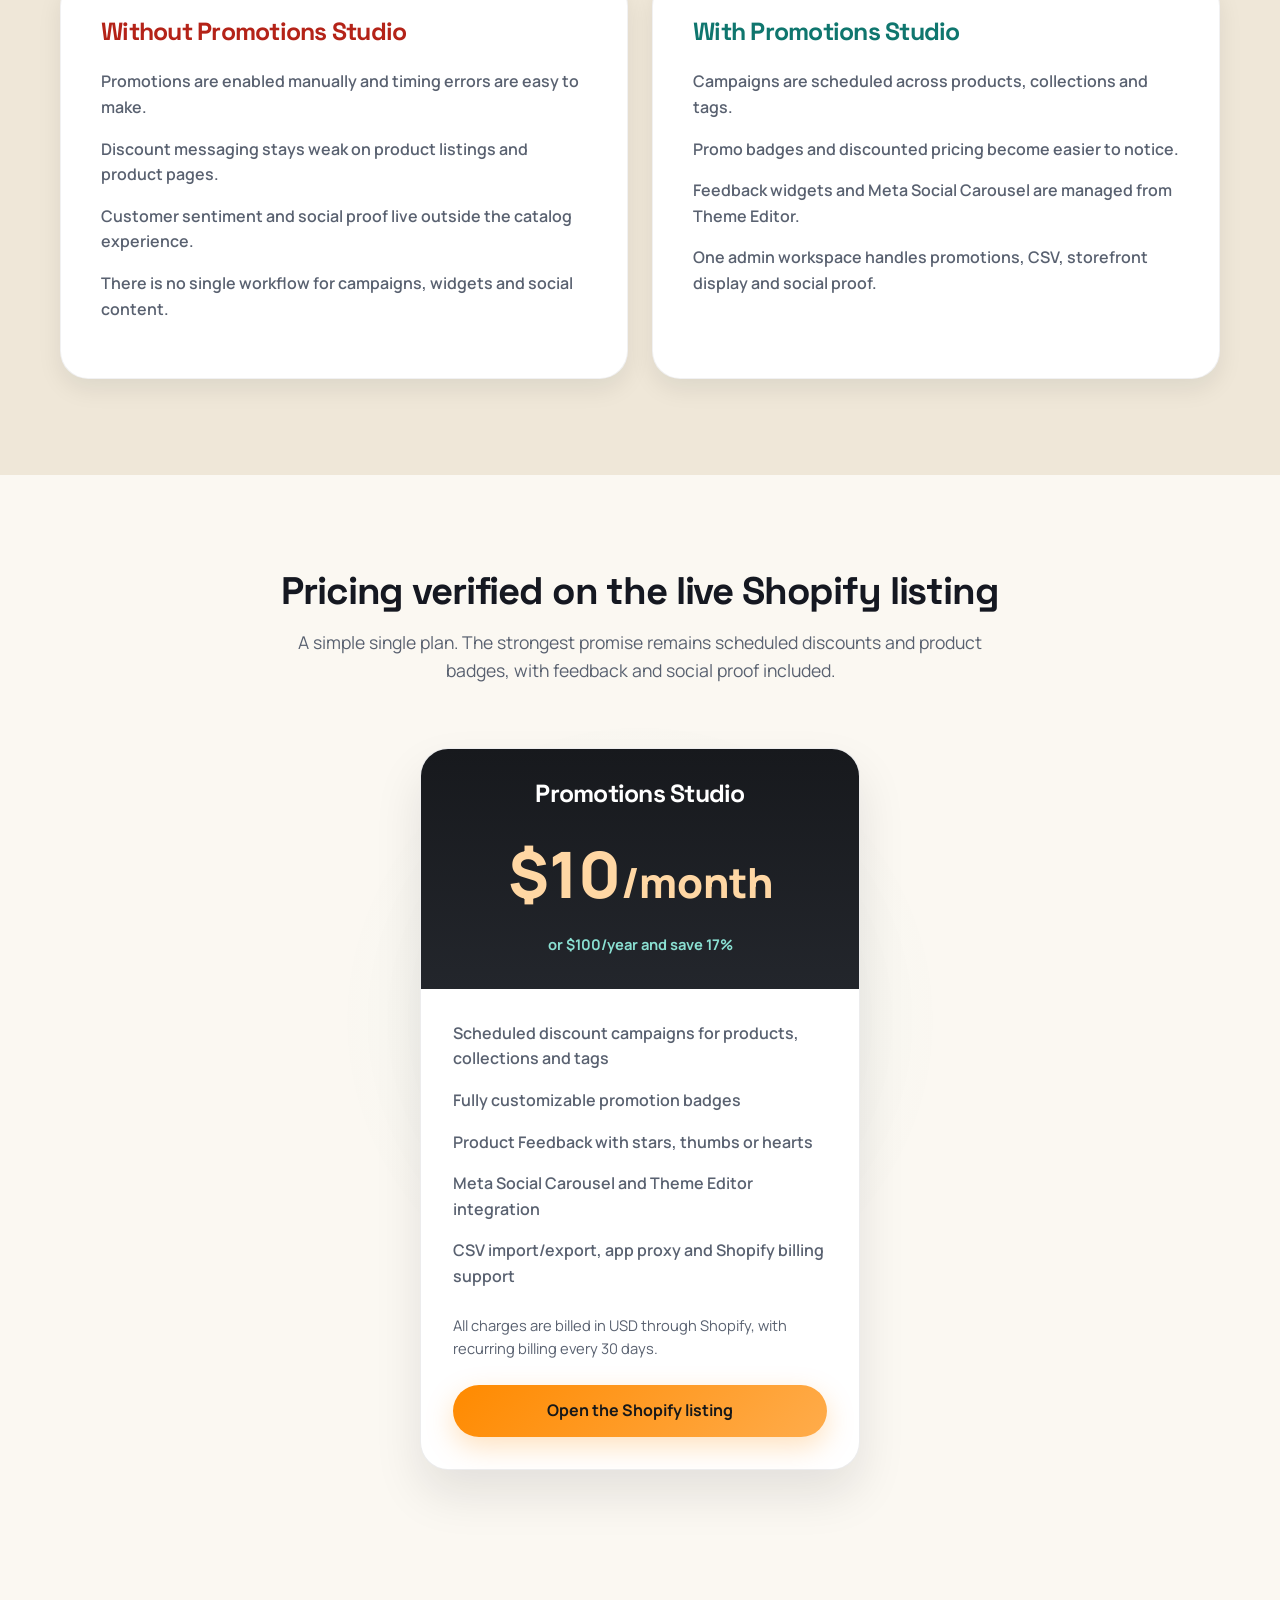
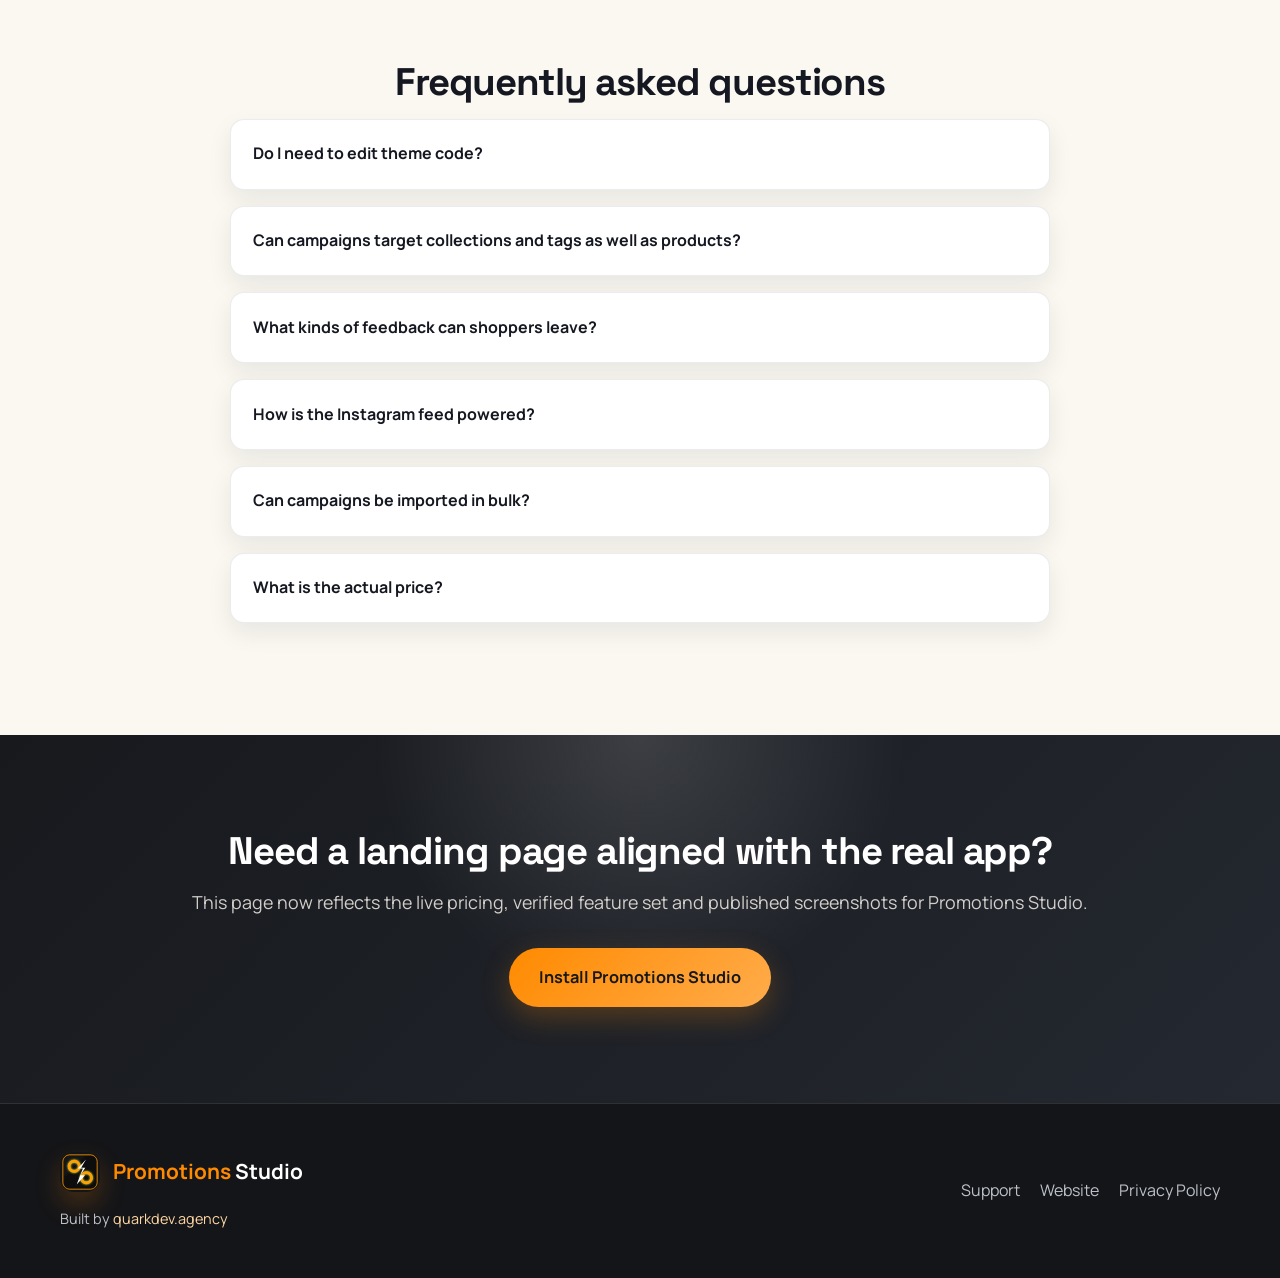
<file: index-en.html>
<!DOCTYPE html>
<html lang="en">
<head>
    <meta charset="UTF-8">
    <meta name="viewport" content="width=device-width, initial-scale=1.0">
    <title>Promotions Studio | Scheduled discounts and custom product badges for Shopify</title>
    <meta name="description" content="Promotions Studio helps Shopify merchants schedule discounts across products, collections and tags, show custom product badges, and manage feedback plus social proof from one app.">
    <meta name="robots" content="index,follow">
    <meta name="theme-color" content="#141518">
    <link rel="icon" href="assets/favicon.png" type="image/png">
    <link rel="icon" href="assets/promotions-studio-icon.svg" type="image/svg+xml">
    <link rel="shortcut icon" href="assets/favicon.png" type="image/png">
    <link rel="apple-touch-icon" href="assets/favicon.png">
    <link rel="canonical" href="/index-en.html">
    <link rel="alternate" hreflang="it" href="/">
    <link rel="alternate" hreflang="en" href="/index-en.html">
    <link rel="alternate" hreflang="x-default" href="/">
    <meta property="og:type" content="website">
    <meta property="og:site_name" content="Promotions Studio">
    <meta property="og:locale" content="en_US">
    <meta property="og:title" content="Promotions Studio | Scheduled discounts and custom product badges for Shopify">
    <meta property="og:description" content="Schedule Shopify discounts, show custom product badges, and use feedback plus social proof as supporting modules from one app.">
    <meta property="og:url" content="https://promotions-studio.art/index-en.html">
    <meta property="og:image" content="https://promotions-studio.art/assets/social-card.png">
    <meta property="og:image:secure_url" content="https://promotions-studio.art/assets/social-card.png">
    <meta property="og:image:type" content="image/png">
    <meta property="og:image:width" content="1200">
    <meta property="og:image:height" content="630">
    <meta property="og:image:alt" content="Promotions Studio social card with app logo, discount campaign message and dashboard preview">
    <meta name="twitter:card" content="summary_large_image">
    <meta name="twitter:title" content="Promotions Studio | Scheduled discounts and custom product badges for Shopify">
    <meta name="twitter:description" content="A bilingual landing page focused on the strongest Promotions Studio acquisition angle: scheduled discounts and custom product badges.">
    <meta name="twitter:image" content="https://promotions-studio.art/assets/social-card.png">
    <meta name="twitter:image:alt" content="Promotions Studio social card with app logo, discount campaign message and dashboard preview">
    <script src="tracking-config.js"></script>
    <script async src="https://www.googletagmanager.com/gtag/js?id=G-5TL66TMLP6"></script>
    <script src="ga4-bootstrap.js"></script>
    <link rel="preconnect" href="https://fonts.googleapis.com">
    <link rel="preconnect" href="https://fonts.gstatic.com" crossorigin>
    <link href="https://fonts.googleapis.com/css2?family=Manrope:wght@400;500;600;700;800&family=Space+Grotesk:wght@500;700&display=swap" rel="stylesheet">
    <link rel="stylesheet" href="style.css">
    <script type="application/ld+json">
        {
            "@context": "https://schema.org",
            "@type": "SoftwareApplication",
            "name": "Promotions Studio",
            "applicationCategory": "BusinessApplication",
            "operatingSystem": "Shopify",
            "description": "Promotions Studio helps Shopify merchants schedule discounts across products, collections and tags, show custom product badges, and manage feedback plus social proof.",
            "brand": {
                "@type": "Brand",
                "name": "Quark"
            },
            "publisher": {
                "@type": "Organization",
                "name": "quarkdev.agency",
                "url": "https://quarkdev.agency"
            },
            "offers": {
                "@type": "Offer",
                "price": "10",
                "priceCurrency": "USD",
                "description": "Monthly plan"
            },
            "sameAs": "https://apps.shopify.com/promotions-studio?locale=en"
        }
    </script>
</head>
<body data-page-language="en">
    <nav class="navbar">
        <div class="container nav-container">
            <div class="logo">
                <img src="assets/promotions-studio-icon.svg" alt="" class="logo-mark" width="40" height="40">
                <span><span class="logo-accent">Promotions</span> Studio</span>
            </div>
            <div class="nav-links">
                <a href="#features">Features</a>
                <a href="#pricing">Pricing</a>
                <a href="#faq">FAQ</a>
            </div>
            <div class="nav-actions">
                <div class="language-switch" aria-label="Select language">
                    <a href="index.html" class="lang-link" lang="it" data-track="language_switch_it">IT</a>
                    <a href="index-en.html" class="lang-link is-active" lang="en" data-track="language_switch_en">EN</a>
                </div>
                <a href="https://apps.shopify.com/promotions-studio?locale=en&utm_source=quarkdev.agency&utm_medium=homepage&utm_campaign=promotions_studio" class="btn btn-primary nav-btn" target="_blank" rel="noopener" data-track="cta_nav_install" data-conversion="install" data-pass-query="true">Install on Shopify</a>
            </div>
        </div>
    </nav>

    <header class="hero">
        <div class="container hero-container">
            <div class="hero-content">
                <span class="eyebrow">Scheduled discounts + custom product badges</span>
                <h1>Scheduled discounts and custom product badges. <br><span class="text-gradient">The strongest acquisition angle for Promotions Studio.</span></h1>
                <p>Promotions Studio helps merchants launch campaigns across products, collections and tags, coordinate discounted pricing with compare-at prices, and display fully customizable badges. Product feedback and social proof stay available as secondary modules inside the same app admin.</p>
                <div class="hero-actions">
                    <a href="https://apps.shopify.com/promotions-studio?locale=en&utm_source=quarkdev.agency&utm_medium=homepage&utm_campaign=promotions_studio" class="btn btn-primary btn-large" target="_blank" rel="noopener" data-track="cta_hero_shopify_listing" data-conversion="install" data-pass-query="true">Open the Shopify listing</a>
                    <a href="#features" class="btn btn-secondary btn-large" data-track="cta_hero_features">See the features</a>
                </div>
                <div class="trust-microcopy">
                    <span>Products, collections and tags</span>
                    <span>Compare-at price + badges</span>
                    <span>$10/month or $100/year</span>
                </div>
                <div class="logo-gallery reveal" aria-label="Promotions Studio logo visuals">
                    <figure class="logo-tile logo-tile-dark">
                        <img src="assets/promotions-studio-icon.svg" alt="Promotions Studio logo on dark background" class="logo-showcase" width="84" height="84">
                        <figcaption>App icon</figcaption>
                    </figure>
                    <figure class="logo-tile logo-tile-soft">
                        <img src="assets/promotions-studio-icon.svg" alt="Promotions Studio logo for Shopify landing page" class="logo-showcase" width="84" height="84">
                        <figcaption>Shopify-ready</figcaption>
                    </figure>
                    <figure class="logo-tile logo-tile-light">
                        <div class="logo-wordmark-wrap">
                            <span class="shopify-pill">Shopify App Store</span>
                            <img src="assets/promotions-studio-icon.svg" alt="Promotions Studio logo for Cloudflare Pages" class="logo-showcase logo-showcase-small" width="64" height="64">
                        </div>
                        <figcaption>Cloudflare Pages</figcaption>
                    </figure>
                </div>
            </div>
            <div class="hero-visual">
                <div class="hero-shot-grid">
                    <figure class="shot-card shot-main reveal">
                        <figcaption class="shot-label">Campaign dashboard</figcaption>
                        <img src="assets/real/campaign-dashboard.png" alt="Promotions Studio campaign dashboard" class="mockup-img" loading="lazy">
                    </figure>
                    <figure class="shot-card reveal">
                        <figcaption class="shot-label">Product Feedback</figcaption>
                        <img src="assets/real/feedback-widget.png" alt="Product Feedback widget in Promotions Studio" class="mockup-img" loading="lazy">
                    </figure>
                    <figure class="shot-card reveal">
                        <figcaption class="shot-label">Meta Social Carousel</figcaption>
                        <img src="assets/real/instagram-carousel.png" alt="Meta Social Carousel in Promotions Studio" class="mockup-img" loading="lazy">
                    </figure>
                </div>
                <p class="screenshot-note">Real screenshots published on the Shopify listing for Promotions Studio.</p>
            </div>
        </div>
    </header>

    <section class="problem-section" id="problem">
        <div class="container">
            <div class="section-header text-center">
                <h2>Promotions only convert when they show up at the right step of the funnel</h2>
                <p>Manually changing discount prices, relying on theme-limited badges and keeping social proof outside the product page slows the team down and weakens conversion.</p>
            </div>
            <div class="problem-grid">
                <div class="problem-card">
                    <div class="icon">01</div>
                    <h3>Manual campaign work</h3>
                    <p>If discounts need to be switched on and off by hand, mistakes on timing, pricing and promo windows become much more likely.</p>
                </div>
                <div class="problem-card">
                    <div class="icon">02</div>
                    <h3>Weak promo visibility</h3>
                    <p>Without clear badges and consistent compare-at pricing, the offer stays hidden exactly where it should be driving action.</p>
                </div>
                <div class="problem-card">
                    <div class="icon">03</div>
                    <h3>Fragmented social proof</h3>
                    <p>Product sentiment and Instagram content do not help much when they live outside the actual buying journey.</p>
                </div>
            </div>
        </div>
    </section>

    <section class="solution-section">
        <div class="container solution-container">
            <div class="solution-content">
                <h2>The core value is scheduled promotions with visible product-page messaging</h2>
                <p>The verified codebase and the live Shopify listing confirm that Promotions Studio is strongest when presented as a promotions engine for Shopify. Product feedback and social proof remain useful supporting modules, but discounts, compare-at pricing and storefront badges are the primary wedge.</p>
                <ul class="target-list">
                    <li>Scheduled campaigns with start/end dates, live/scheduled/draft/paused states, and targets for products, collections or tags.</li>
                    <li>Promotion badges with customizable color, font, placement, radius, padding and storefront text.</li>
                    <li>Product Feedback (App) with stars, thumbs up/down or hearts, plus aggregated product-level sentiment stats.</li>
                    <li>Meta Social Carousel with automatic, manual or proxy feed modes and a dedicated theme section.</li>
                    <li>CSV import/export and automatic checkout discount support via Shopify Function.</li>
                </ul>
            </div>
        </div>
    </section>

    <section class="features-section" id="features">
        <div class="container">
            <div class="feature-row">
                <div class="feature-text">
                    <span class="feature-kicker">Campaign management</span>
                    <h3>Schedule discounts across products, collections and tags</h3>
                    <p>From the main dashboard, merchants can create campaigns with start and end dates, import or export CSV files, and coordinate discounted prices, compare-at prices and promo badges from one place. The verified codebase also shows automatic checkout discount support to keep messaging aligned through cart.</p>
                </div>
                <div class="feature-visual">
                    <img src="assets/real/campaign-dashboard.png" alt="Promotions Studio campaign dashboard" class="mockup-img glass-effect" loading="lazy">
                </div>
            </div>

            <div class="feature-row reverse">
                <div class="feature-text">
                    <span class="feature-kicker">Theme block</span>
                    <h3>Add Product Feedback without touching theme code</h3>
                    <p>The <strong>Product Feedback (App)</strong> block is added from the Theme Editor and lets the merchant choose between stars, thumbs or hearts. Inside the app, product-level sentiment stats make it easier to see which items attract the strongest reactions.</p>
                </div>
                <div class="feature-visual">
                    <img src="assets/real/feedback-widget.png" alt="Product Feedback screen in Promotions Studio" class="mockup-img glass-effect" loading="lazy">
                </div>
            </div>

            <div class="feature-row">
                <div class="feature-text">
                    <span class="feature-kicker">Social proof</span>
                    <h3>Bring a Meta Social Carousel into the product page</h3>
                    <p>Promotions Studio also includes a dedicated social module with preview, Meta API settings or external feed support, and a theme section for storefront placement. In practice, merchants can add social content inside the store as trust support without turning it into the main acquisition message.</p>
                </div>
                <div class="feature-visual">
                    <img src="assets/real/instagram-carousel.png" alt="Meta Social Carousel preview in Promotions Studio" class="mockup-img glass-effect" loading="lazy">
                </div>
            </div>
        </div>
    </section>

    <section class="comparison-section">
        <div class="container">
            <h2 class="text-center">What changes inside the store</h2>
            <div class="comparison-grid">
                <div class="comparison-card before">
                    <h3 class="badge-red">Without Promotions Studio</h3>
                    <ul>
                        <li>Promotions are enabled manually and timing errors are easy to make.</li>
                        <li>Discount messaging stays weak on product listings and product pages.</li>
                        <li>Customer sentiment and social proof live outside the catalog experience.</li>
                        <li>There is no single workflow for campaigns, widgets and social content.</li>
                    </ul>
                </div>
                <div class="comparison-card after">
                    <h3 class="badge-green">With Promotions Studio</h3>
                    <ul>
                        <li>Campaigns are scheduled across products, collections and tags.</li>
                        <li>Promo badges and discounted pricing become easier to notice.</li>
                        <li>Feedback widgets and Meta Social Carousel are managed from Theme Editor.</li>
                        <li>One admin workspace handles promotions, CSV, storefront display and social proof.</li>
                    </ul>
                </div>
            </div>
        </div>
    </section>

    <section class="pricing-section" id="pricing">
        <div class="container">
            <div class="section-header text-center">
                <h2>Pricing verified on the live Shopify listing</h2>
                <p>A simple single plan. The strongest promise remains scheduled discounts and product badges, with feedback and social proof included.</p>
            </div>
            <div class="pricing-card">
                <div class="pricing-header">
                    <h3>Promotions Studio</h3>
                    <div class="price"><span>$10</span>/month</div>
                    <div class="price-yearly">or $100/year and save 17%</div>
                </div>
                <div class="pricing-body">
                    <ul>
                        <li>Scheduled discount campaigns for products, collections and tags</li>
                        <li>Fully customizable promotion badges</li>
                        <li>Product Feedback with stars, thumbs or hearts</li>
                        <li>Meta Social Carousel and Theme Editor integration</li>
                        <li>CSV import/export, app proxy and Shopify billing support</li>
                    </ul>
                    <p class="pricing-note">All charges are billed in USD through Shopify, with recurring billing every 30 days.</p>
                    <a href="https://apps.shopify.com/promotions-studio?locale=en&utm_source=quarkdev.agency&utm_medium=homepage&utm_campaign=promotions_studio" class="btn btn-primary btn-full" target="_blank" rel="noopener" data-track="cta_pricing_shopify_listing" data-conversion="install" data-pass-query="true">Open the Shopify listing</a>
                </div>
            </div>
        </div>
    </section>

    <section class="faq-section" id="faq">
        <div class="container faq-container">
            <h2 class="text-center">Frequently asked questions</h2>
            <div class="faq-list">
                <details class="faq-item">
                    <summary>Do I need to edit theme code?</summary>
                    <p>No. The app uses Theme Editor blocks and sections, including Product Feedback and Meta Social Carousel, plus a storefront embed for promo badges and discount pricing.</p>
                </details>
                <details class="faq-item">
                    <summary>Can campaigns target collections and tags as well as products?</summary>
                    <p>Yes. The app logic supports products, collections and tags, together with start/end dates and centralized campaign management.</p>
                </details>
                <details class="faq-item">
                    <summary>What kinds of feedback can shoppers leave?</summary>
                    <p>Three modes are available: stars, thumbs up/down and hearts. The app also shows aggregated product-level sentiment stats.</p>
                </details>
                <details class="faq-item">
                    <summary>How is the Instagram feed powered?</summary>
                    <p>The module supports Meta/Instagram API settings, manual mode and external proxy/JSON feed mode, depending on the merchant setup.</p>
                </details>
                <details class="faq-item">
                    <summary>Can campaigns be imported in bulk?</summary>
                    <p>Yes. The Promotions module includes CSV import/export actions for faster merchandising and seasonal campaign work.</p>
                </details>
                <details class="faq-item">
                    <summary>What is the actual price?</summary>
                    <p>The live Shopify listing currently shows $10/month or $100/year, billed in USD through Shopify.</p>
                </details>
            </div>
        </div>
    </section>

    <section class="final-cta text-center">
        <div class="container">
            <h2>Need a landing page aligned with the real app?</h2>
            <p>This page now reflects the live pricing, verified feature set and published screenshots for Promotions Studio.</p>
            <a href="https://apps.shopify.com/promotions-studio?locale=en&utm_source=quarkdev.agency&utm_medium=homepage&utm_campaign=promotions_studio" class="btn btn-primary btn-large" target="_blank" rel="noopener" data-track="cta_final_install" data-conversion="install" data-pass-query="true">Install Promotions Studio</a>
        </div>
    </section>

    <footer>
        <div class="container footer-container">
            <div class="footer-brand">
                <div class="footer-brand-heading">
                    <img src="assets/promotions-studio-icon.svg" alt="" class="footer-logo-mark" width="40" height="40">
                    <span><span class="logo-accent">Promotions</span> Studio</span>
                </div>
                <p>Built by <a href="https://quarkdev.agency" target="_blank" rel="noopener">quarkdev.agency</a></p>
            </div>
            <div class="footer-links">
                <a href="mailto:quarkteam00@gmail.com" data-track="footer_support">Support</a>
                <a href="https://quarkdev.agency" target="_blank" rel="noopener" data-track="footer_website">Website</a>
                <a href="https://promostudio.quarkdev.agency/privacy-policy" target="_blank" rel="noopener" data-track="footer_privacy">Privacy Policy</a>
            </div>
        </div>
    </footer>

    <script src="analytics.js"></script>
    <script src="script.js"></script>
</body>
</html>
</file>
<file: style.css>
:root {
    --bg-dark: #141518;
    --bg-card: #1d1f23;
    --bg-light: #fbf8f2;
    --bg-section: #efe7d8;
    --bg-soft: #fff8ee;
    --primary: #ff8a00;
    --primary-hover: #e06f00;
    --secondary: #0f766e;
    --secondary-soft: #d7f3ec;
    --text-light: #fffaf3;
    --text-muted: #bcc1c9;
    --text-dark: #151821;
    --text-dark-muted: #596170;
    --border-color: rgba(255, 255, 255, 0.12);
    --border-soft: rgba(21, 24, 33, 0.08);
    --shadow-sm: 0 10px 24px rgba(18, 22, 31, 0.08);
    --shadow-lg: 0 24px 60px rgba(0, 0, 0, 0.28);
    --radius-md: 16px;
    --radius-lg: 28px;
    --transition: all 0.28s cubic-bezier(0.2, 0.8, 0.2, 1);
    --font-sans: "Manrope", system-ui, -apple-system, BlinkMacSystemFont, sans-serif;
    --font-display: "Space Grotesk", var(--font-sans);
}

@media (prefers-reduced-motion: reduce) {
    * {
        animation-duration: 0.01ms !important;
        animation-iteration-count: 1 !important;
        transition-duration: 0.01ms !important;
        scroll-behavior: auto !important;
    }
}

* {
    margin: 0;
    padding: 0;
    box-sizing: border-box;
}

html {
    scroll-behavior: smooth;
    font-family: var(--font-sans);
}

body {
    background:
        radial-gradient(circle at top, rgba(255, 138, 0, 0.08), transparent 30%),
        var(--bg-light);
    color: var(--text-dark);
    line-height: 1.6;
}

img {
    display: block;
}

.text-center {
    text-align: center;
}

.container {
    width: 100%;
    max-width: 1200px;
    margin: 0 auto;
    padding: 0 20px;
}

h1,
h2,
h3 {
    font-family: var(--font-display);
    line-height: 1.05;
    margin-bottom: 1rem;
    font-weight: 700;
    letter-spacing: -0.03em;
}

h1 {
    font-size: clamp(3rem, 5vw, 4.8rem);
}

h2 {
    font-size: clamp(2.2rem, 3vw, 3.3rem);
}

h3 {
    font-size: 1.55rem;
}

p,
li,
summary,
a,
button,
span {
    font-family: var(--font-sans);
}

.text-gradient {
    background: linear-gradient(135deg, #ffd6a3, #ffb55c 45%, #68d2c4);
    -webkit-background-clip: text;
    -webkit-text-fill-color: transparent;
}

.eyebrow,
.feature-kicker,
.shot-label {
    display: inline-flex;
    align-items: center;
    gap: 0.5rem;
    text-transform: uppercase;
    letter-spacing: 0.12em;
    font-size: 0.75rem;
    font-weight: 800;
}

.eyebrow {
    margin-bottom: 1.25rem;
    color: #ffd6a3;
}

.feature-kicker {
    margin-bottom: 0.85rem;
    color: var(--primary);
}

.btn {
    display: inline-flex;
    align-items: center;
    justify-content: center;
    padding: 0.85rem 1.55rem;
    border-radius: 999px;
    font-weight: 700;
    text-decoration: none;
    transition: var(--transition);
    cursor: pointer;
    border: none;
}

.btn-primary {
    background: linear-gradient(135deg, var(--primary), #ffac4b);
    color: #171819;
    box-shadow: 0 10px 28px rgba(255, 138, 0, 0.25);
}

.btn-primary:hover {
    transform: translateY(-2px);
    box-shadow: 0 14px 34px rgba(255, 138, 0, 0.34);
}

.btn-secondary {
    background: rgba(255, 255, 255, 0.08);
    color: white;
    backdrop-filter: blur(12px);
    border: 1px solid rgba(255, 255, 255, 0.18);
}

.btn-secondary:hover {
    background: rgba(255, 255, 255, 0.15);
    transform: translateY(-2px);
}

.btn-large {
    padding: 1rem 1.9rem;
    font-size: 1.02rem;
}

.btn-full {
    width: 100%;
}

.navbar {
    position: sticky;
    top: 0;
    z-index: 100;
    background: rgba(20, 21, 24, 0.9);
    backdrop-filter: blur(14px);
    border-bottom: 1px solid var(--border-color);
}

.nav-container {
    display: flex;
    justify-content: space-between;
    align-items: center;
    min-height: 78px;
    gap: 1rem;
}

.logo {
    display: inline-flex;
    align-items: center;
    gap: 0.8rem;
    color: white;
    font-family: var(--font-display);
    font-size: 1.45rem;
    font-weight: 700;
}

.logo-mark,
.footer-logo-mark {
    width: 40px;
    height: 40px;
    border-radius: 14px;
    box-shadow: 0 12px 26px rgba(255, 138, 0, 0.22);
    flex: 0 0 auto;
}

.logo-accent {
    color: var(--primary);
}

.nav-links {
    display: flex;
    align-items: center;
    gap: 1.5rem;
}

.nav-actions {
    display: flex;
    align-items: center;
    gap: 0.9rem;
}

.language-switch {
    display: inline-flex;
    align-items: center;
    gap: 0.35rem;
    padding: 0.3rem;
    border-radius: 999px;
    background: rgba(255, 255, 255, 0.06);
    border: 1px solid rgba(255, 255, 255, 0.1);
}

.lang-link {
    display: inline-flex;
    align-items: center;
    justify-content: center;
    min-width: 44px;
    min-height: 36px;
    padding: 0.25rem 0.7rem;
    border-radius: 999px;
    color: var(--text-muted);
    text-decoration: none;
    font-size: 0.85rem;
    font-weight: 800;
    letter-spacing: 0.08em;
    transition: var(--transition);
}

.lang-link:hover {
    color: white;
}

.lang-link.is-active {
    background: rgba(255, 138, 0, 0.16);
    color: #ffe1bd;
}

.nav-links a {
    color: var(--text-muted);
    text-decoration: none;
    font-weight: 600;
    transition: color 0.2s ease;
}

.nav-links a:hover {
    color: white;
}

.hero {
    position: relative;
    overflow: hidden;
    padding: 7rem 0 6rem;
    color: white;
    background:
        radial-gradient(circle at 15% 15%, rgba(255, 138, 0, 0.22), transparent 26%),
        radial-gradient(circle at 85% 18%, rgba(15, 118, 110, 0.2), transparent 24%),
        linear-gradient(180deg, #141518 0%, #1d2025 100%);
}

.hero-content {
    text-align: center;
    max-width: 900px;
    margin: 0 auto 3rem;
}

.hero p {
    font-size: 1.16rem;
    color: var(--text-muted);
    max-width: 860px;
    margin: 0 auto 2rem;
}

.hero-actions {
    display: flex;
    gap: 1rem;
    justify-content: center;
    margin-bottom: 1.5rem;
    flex-wrap: wrap;
}

.trust-microcopy {
    display: flex;
    justify-content: center;
    gap: 0.75rem;
    flex-wrap: wrap;
}

.trust-microcopy span {
    padding: 0.55rem 0.9rem;
    border-radius: 999px;
    background: rgba(255, 255, 255, 0.08);
    border: 1px solid rgba(255, 255, 255, 0.12);
    color: #f5eee3;
    font-size: 0.9rem;
    font-weight: 600;
}

.logo-gallery {
    display: grid;
    grid-template-columns: repeat(3, minmax(0, 1fr));
    gap: 1rem;
    max-width: 820px;
    margin: 2rem auto 0;
}

.logo-tile {
    min-height: 190px;
    display: flex;
    flex-direction: column;
    justify-content: space-between;
    gap: 1rem;
    padding: 1.25rem;
    border-radius: 24px;
    border: 1px solid rgba(255, 255, 255, 0.14);
    box-shadow: var(--shadow-lg);
    text-align: left;
}

.logo-tile-dark {
    background: linear-gradient(160deg, rgba(255, 255, 255, 0.08), rgba(10, 11, 14, 0.92));
}

.logo-tile-soft {
    background: linear-gradient(160deg, rgba(255, 168, 73, 0.26), rgba(22, 26, 34, 0.82));
}

.logo-tile-light {
    background: linear-gradient(160deg, rgba(255, 255, 255, 0.96), rgba(247, 240, 228, 0.9));
    border-color: rgba(21, 24, 33, 0.1);
    color: var(--text-dark);
}

.logo-showcase {
    width: 84px;
    height: 84px;
}

.logo-showcase-small {
    width: 64px;
    height: 64px;
}

.logo-wordmark-wrap {
    display: flex;
    flex-direction: column;
    align-items: flex-start;
    gap: 1rem;
}

.shopify-pill {
    display: inline-flex;
    align-items: center;
    justify-content: center;
    min-height: 42px;
    padding: 0.7rem 1rem;
    border-radius: 999px;
    background: #95bf47;
    color: #0d2117;
    font-size: 0.86rem;
    font-weight: 800;
    letter-spacing: 0.08em;
    text-transform: uppercase;
}

.logo-tile figcaption {
    color: rgba(255, 250, 243, 0.82);
    font-size: 0.82rem;
    font-weight: 800;
    letter-spacing: 0.12em;
    text-transform: uppercase;
}

.logo-tile-light figcaption {
    color: rgba(21, 24, 33, 0.72);
}

.hero-visual {
    max-width: 1080px;
    margin: 0 auto;
}

.hero-shot-grid {
    display: grid;
    grid-template-columns: minmax(0, 1.45fr) minmax(0, 0.85fr);
    gap: 1rem;
    align-items: stretch;
}

.shot-card {
    background: rgba(255, 255, 255, 0.06);
    border: 1px solid rgba(255, 255, 255, 0.12);
    border-radius: var(--radius-lg);
    padding: 0.9rem;
    box-shadow: var(--shadow-lg);
}

.shot-main {
    grid-row: span 2;
}

.shot-label {
    color: #ffe3bc;
    margin-bottom: 0.75rem;
}

.screenshot-note {
    margin-top: 1rem;
    text-align: center;
    color: rgba(255, 250, 243, 0.72);
    font-size: 0.92rem;
}

.mockup-img {
    width: 100%;
    border-radius: calc(var(--radius-lg) - 10px);
    box-shadow: var(--shadow-lg);
}

section {
    padding: 6rem 0;
}

.section-header {
    margin-bottom: 4rem;
}

.section-header p {
    color: var(--text-dark-muted);
    font-size: 1.1rem;
    max-width: 700px;
    margin: 0 auto;
}

.problem-grid {
    display: grid;
    grid-template-columns: repeat(auto-fit, minmax(250px, 1fr));
    gap: 1.5rem;
}

.problem-card {
    background: white;
    padding: 2rem;
    border-radius: var(--radius-md);
    text-align: left;
    border: 1px solid var(--border-soft);
    box-shadow: var(--shadow-sm);
}

.problem-card .icon {
    width: 52px;
    height: 52px;
    display: inline-flex;
    align-items: center;
    justify-content: center;
    margin-bottom: 1rem;
    border-radius: 14px;
    background: var(--bg-soft);
    color: var(--primary);
    font-family: var(--font-display);
    font-weight: 700;
}

.solution-section {
    background:
        radial-gradient(circle at top right, rgba(255, 138, 0, 0.08), transparent 28%),
        var(--bg-dark);
    color: white;
}

.solution-content {
    max-width: 920px;
    margin: 0 auto;
}

.solution-content p {
    color: var(--text-muted);
    font-size: 1.08rem;
    margin-bottom: 2rem;
}

.target-list {
    list-style: none;
    display: grid;
    gap: 1rem;
}

.target-list li {
    padding: 1.2rem 1.25rem;
    background: rgba(255, 255, 255, 0.06);
    border-left: 4px solid var(--primary);
    border-radius: 14px;
    font-weight: 600;
    color: #f6f1e6;
}

.features-section {
    background: linear-gradient(180deg, var(--bg-light) 0%, #fff 100%);
}

.feature-row {
    display: flex;
    align-items: center;
    gap: 3rem;
    margin-bottom: 5rem;
}

.feature-row:last-child {
    margin-bottom: 0;
}

.feature-row.reverse {
    flex-direction: row-reverse;
}

.feature-text,
.feature-visual {
    flex: 1;
}

.feature-text p {
    color: var(--text-dark-muted);
    font-size: 1.06rem;
}

.glass-effect {
    border: 1px solid rgba(21, 24, 33, 0.1);
    background: linear-gradient(180deg, #fff, #fbfbfb);
    padding: 12px;
}

.comparison-section {
    background: var(--bg-section);
}

.comparison-grid {
    display: grid;
    grid-template-columns: 1fr 1fr;
    gap: 1.5rem;
    margin-top: 3rem;
}

.comparison-card {
    background: white;
    padding: 2.5rem;
    border-radius: var(--radius-lg);
    box-shadow: var(--shadow-sm);
    border: 1px solid rgba(21, 24, 33, 0.06);
}

.comparison-card ul {
    list-style: none;
    margin-top: 1.5rem;
}

.comparison-card li {
    margin-bottom: 1rem;
    font-weight: 600;
    color: var(--text-dark-muted);
}

.badge-red {
    color: #b42318;
}

.badge-green {
    color: var(--secondary);
}

.pricing-section {
    background:
        radial-gradient(circle at center, rgba(15, 118, 110, 0.06), transparent 36%),
        var(--bg-light);
}

.pricing-card {
    max-width: 440px;
    margin: 0 auto;
    background: white;
    border-radius: var(--radius-lg);
    box-shadow: 0 24px 48px rgba(18, 22, 31, 0.1);
    overflow: hidden;
    border: 1px solid var(--border-soft);
}

.pricing-header {
    background: linear-gradient(180deg, #17191d 0%, #23262c 100%);
    color: white;
    padding: 2rem;
    text-align: center;
}

.pricing-header .price {
    font-size: 2.6rem;
    font-weight: 800;
    color: #ffd7a4;
    margin: 1rem 0 0.5rem;
}

.pricing-header .price span {
    font-size: 4rem;
}

.pricing-header .price-yearly {
    color: #8ae0d2;
    font-size: 0.92rem;
    font-weight: 700;
}

.pricing-body {
    padding: 2rem;
}

.pricing-body ul {
    list-style: none;
    margin-bottom: 1.5rem;
}

.pricing-body li {
    margin-bottom: 1rem;
    color: var(--text-dark-muted);
    font-weight: 600;
}

.pricing-note {
    font-size: 0.92rem;
    color: var(--text-dark-muted);
    margin-bottom: 1.5rem;
}

.faq-container {
    max-width: 860px;
    margin: 0 auto;
}

.faq-item {
    background: white;
    border: 1px solid rgba(21, 24, 33, 0.08);
    border-radius: 14px;
    margin-bottom: 1rem;
    padding: 1.35rem 1.4rem;
    box-shadow: var(--shadow-sm);
}

.faq-item summary {
    font-weight: 700;
    cursor: pointer;
    list-style: none;
    position: relative;
    padding-right: 2rem;
}

.faq-item summary::-webkit-details-marker {
    display: none;
}

.faq-item p {
    margin-top: 1rem;
    color: var(--text-dark-muted);
}

.final-cta {
    background:
        radial-gradient(circle at top, rgba(255, 255, 255, 0.14), transparent 36%),
        linear-gradient(135deg, #17191d, #242830);
    color: white;
}

.final-cta p {
    margin-bottom: 2rem;
    font-size: 1.12rem;
    color: rgba(255, 250, 243, 0.8);
}

footer {
    background: var(--bg-dark);
    color: white;
    padding: 3rem 0;
    border-top: 1px solid var(--border-color);
}

.footer-container {
    display: flex;
    justify-content: space-between;
    align-items: center;
    gap: 1rem;
}

.footer-brand p {
    color: var(--text-muted);
    font-size: 0.9rem;
    margin-top: 0.5rem;
}

.footer-brand-heading {
    display: inline-flex;
    align-items: center;
    gap: 0.8rem;
    font-family: var(--font-display);
    font-size: 1.3rem;
    font-weight: 700;
}

.footer-brand a {
    color: #ffd7a4;
    text-decoration: none;
}

.footer-links {
    display: flex;
    flex-wrap: wrap;
    gap: 1.25rem;
}

.footer-links a {
    color: var(--text-muted);
    text-decoration: none;
}

.footer-links a:hover {
    color: white;
}

@media (max-width: 900px) {
    .logo-gallery {
        grid-template-columns: 1fr;
    }

    .hero-shot-grid {
        grid-template-columns: 1fr;
    }

    .shot-main {
        grid-row: auto;
    }
}

@media (max-width: 768px) {
    section {
        padding: 4.5rem 0;
    }

    h1 {
        font-size: 2.6rem;
    }

    h2 {
        font-size: 2rem;
    }

    .hero {
        padding-top: 5.5rem;
    }

    .hero-actions,
    .trust-microcopy {
        flex-direction: column;
        align-items: stretch;
    }

    .feature-row,
    .feature-row.reverse,
    .footer-container,
    .nav-container {
        flex-direction: column;
        text-align: center;
    }

    .nav-actions {
        flex-direction: column;
    }

    .comparison-grid {
        grid-template-columns: 1fr;
    }

    .nav-links {
        display: none;
    }

    .logo-tile,
    .logo-wordmark-wrap {
        align-items: center;
        text-align: center;
    }
}

.reveal {
    opacity: 0;
    transform: translateY(30px);
    transition: all 0.6s ease-out;
}

.reveal.active {
    opacity: 1;
    transform: translateY(0);
}
</file>
